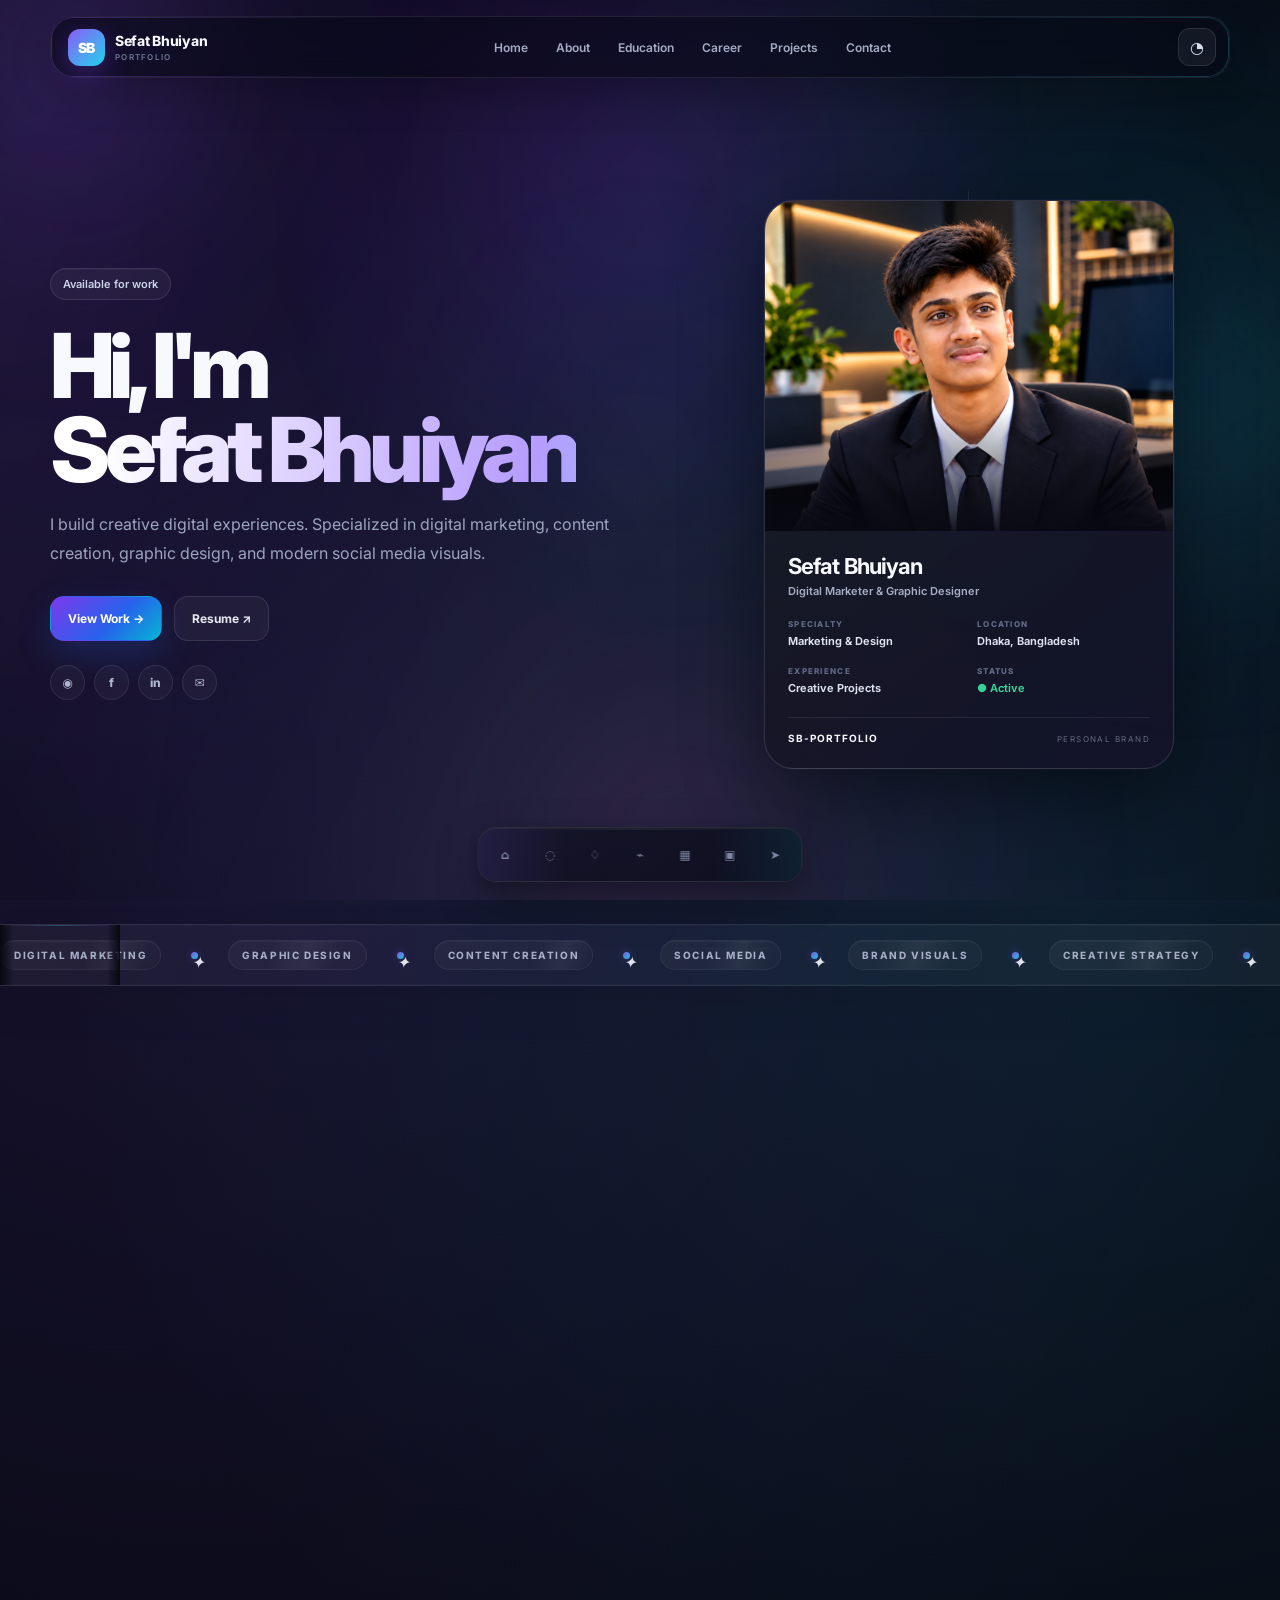
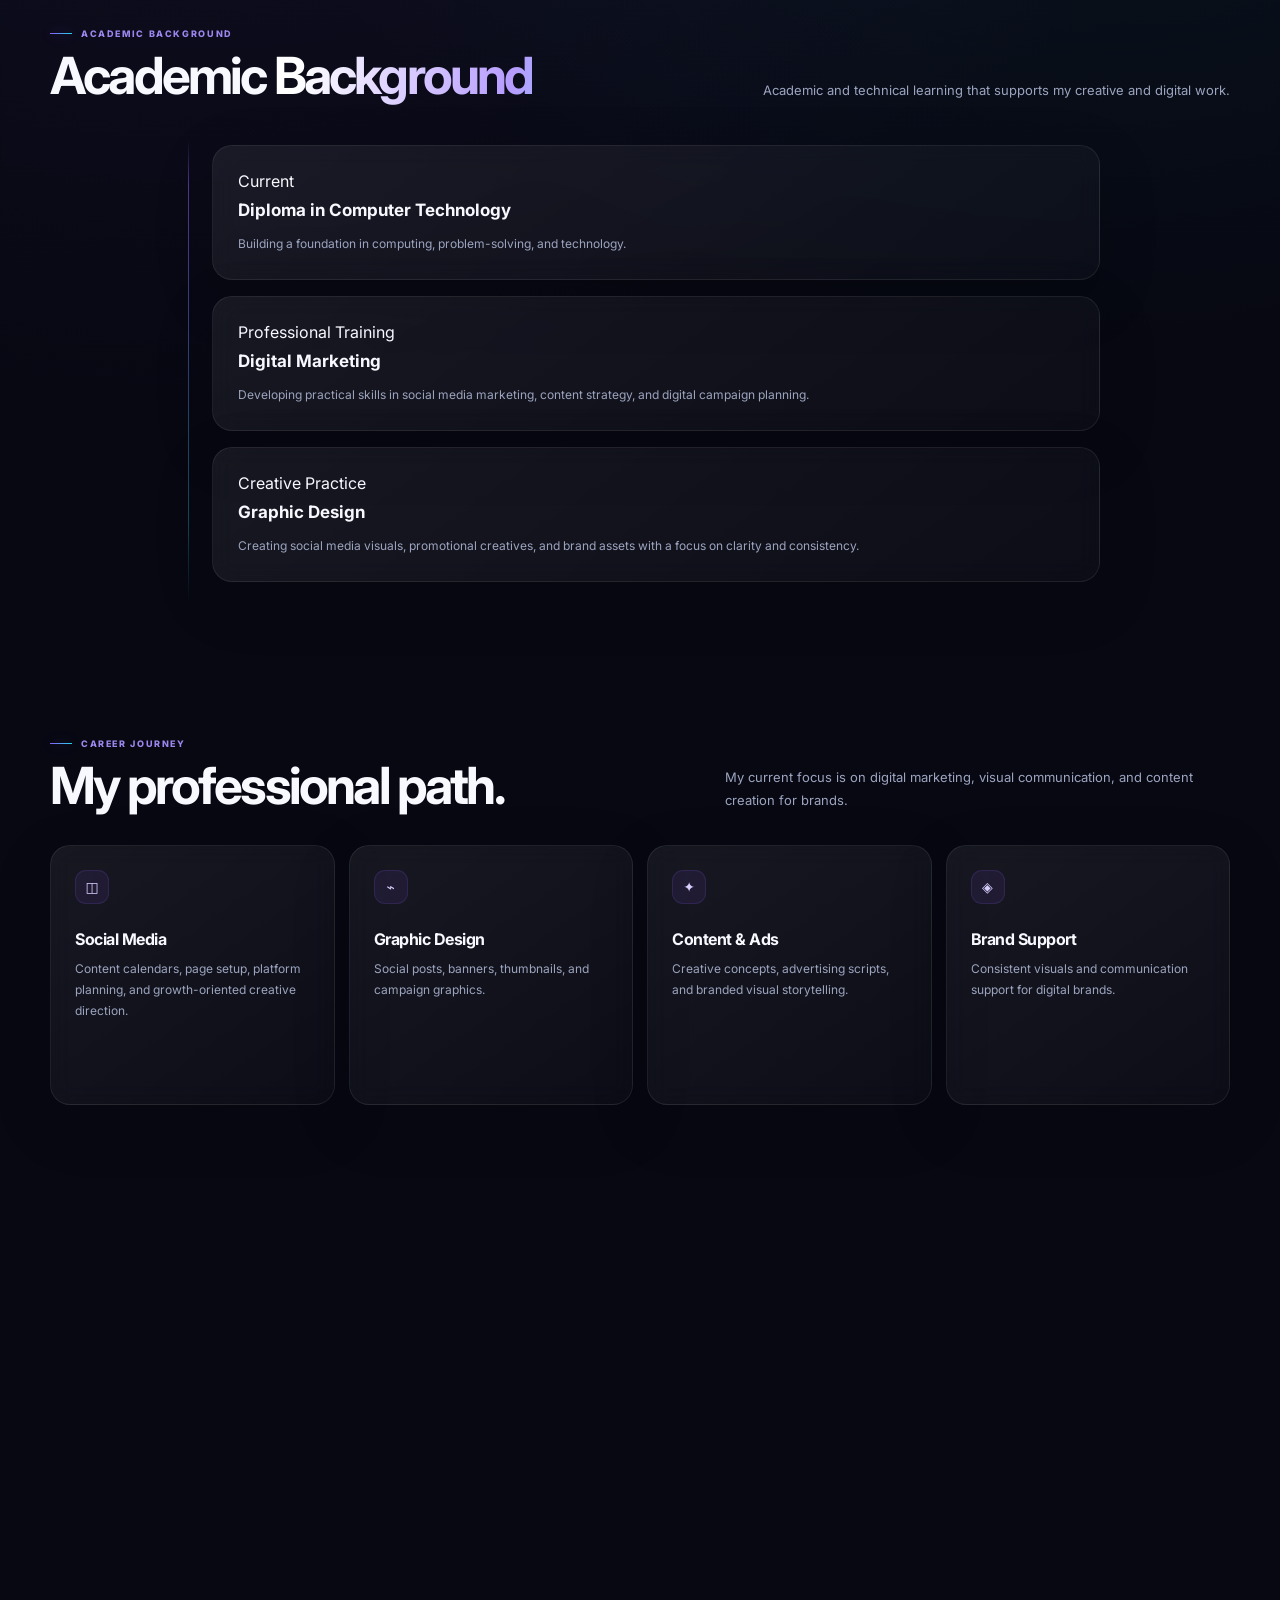
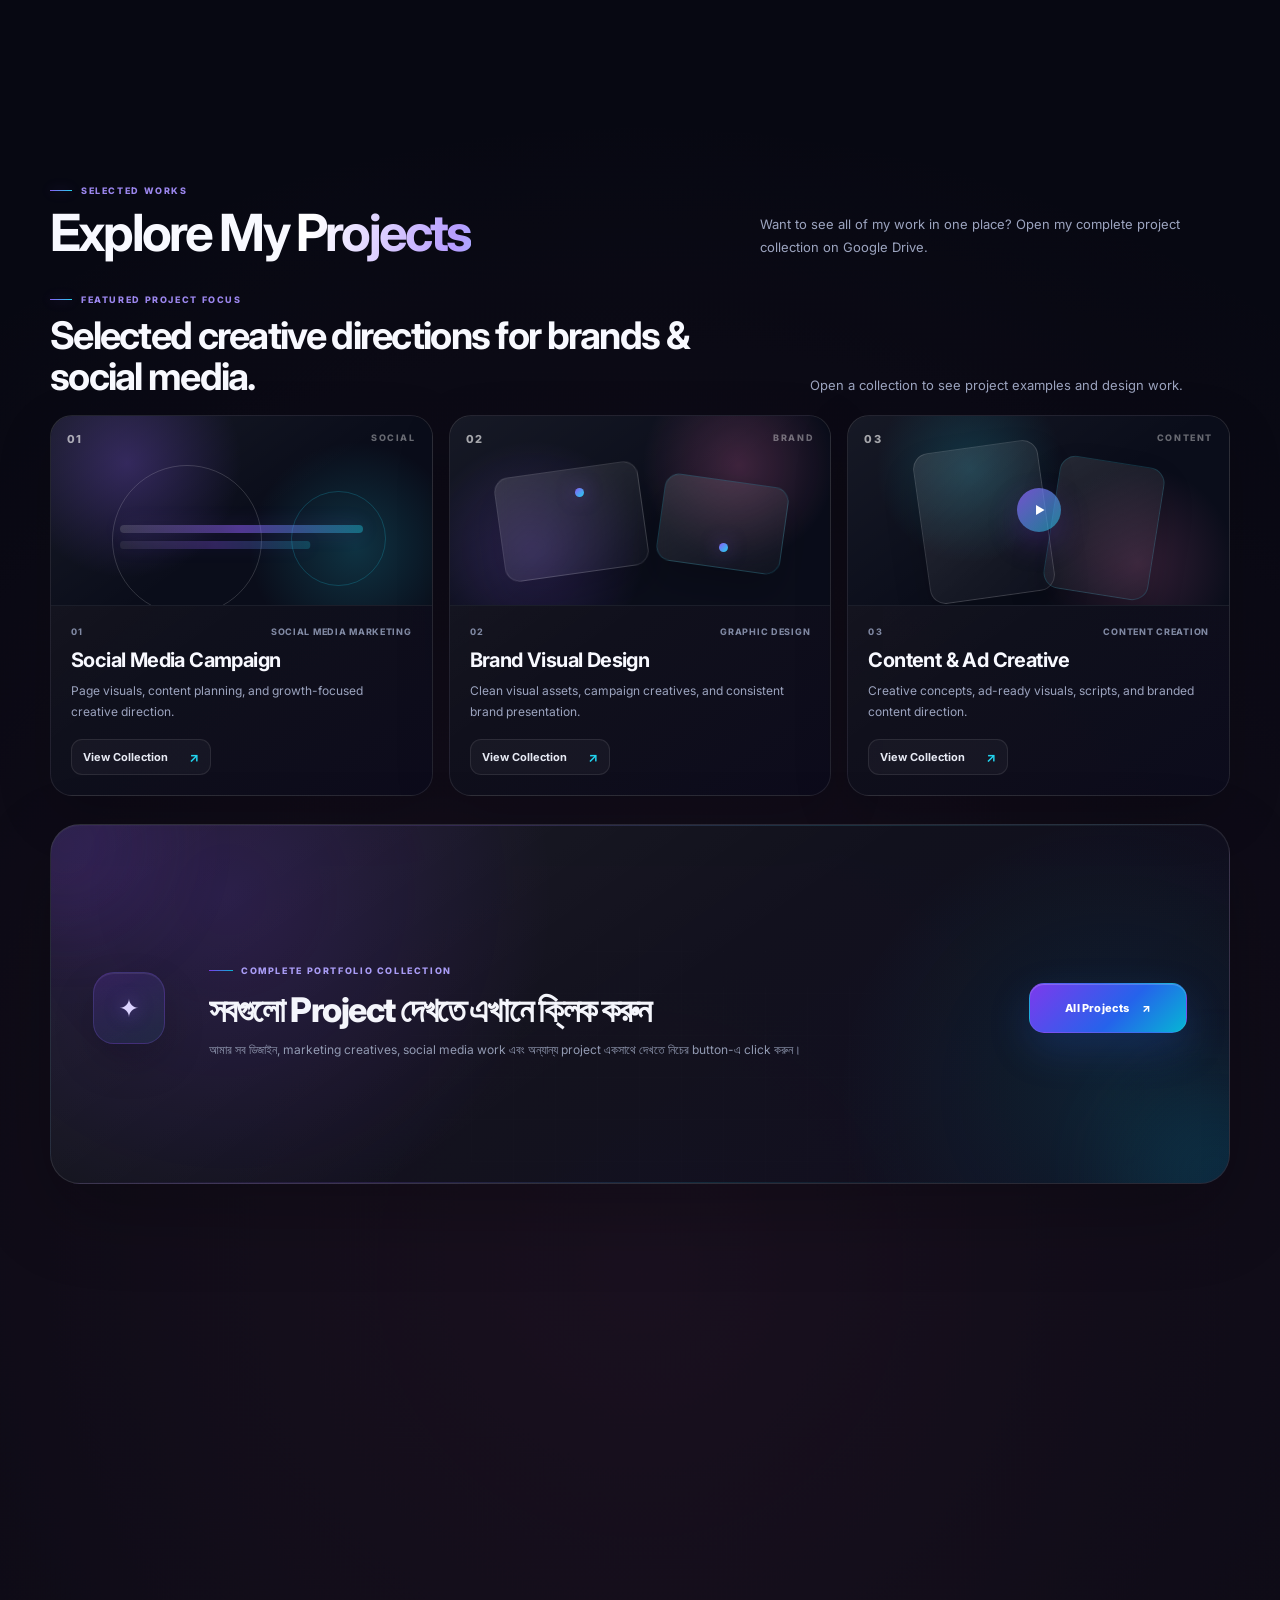
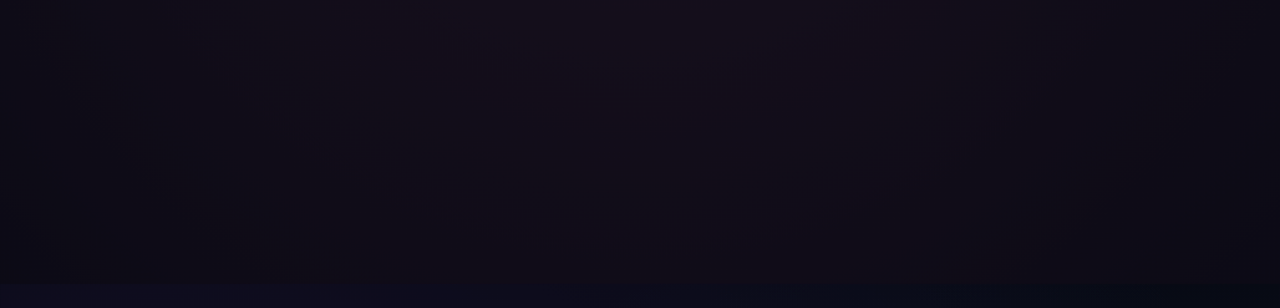
<file: index.html>
<!doctype html>
<html lang="en">
<head>
  <meta charset="UTF-8" />
  <meta name="viewport" content="width=device-width, initial-scale=1.0" />
  <meta name="theme-color" content="#070812" />
  <meta name="author" content="Sefat Bhuiyan" />
  <meta name="description" content="Personal portfolio of Sefat Bhuiyan — Digital Marketer & Graphic Designer." />
  <meta name="robots" content="index, follow" />
  <meta property="og:title" content="Sefat Bhuiyan — Portfolio" />
  <meta property="og:description" content="Digital marketing, content creation, graphic design, and social media visuals." />
  <title>Sefat Bhuiyan — Portfolio</title>
  <link rel="preconnect" href="https://fonts.googleapis.com" />
  <link rel="preconnect" href="https://fonts.gstatic.com" crossorigin />
  <link href="https://fonts.googleapis.com/css2?family=Inter:wght@400;500;600;700;800&display=swap" rel="stylesheet" />
  <link rel="stylesheet" href="css/style.css" />
</head>
<body id="top">
  <header class="topbar container">
    <a class="brand" href="#top" aria-label="Sefat Bhuiyan home">
      <span class="brand-badge">SB</span>
      <span>Sefat Bhuiyan<small>PORTFOLIO</small></span>
    </a>
    <nav class="nav" aria-label="Main navigation">
      <a href="#about">About</a><a href="#education">Education</a><a href="#career">Career</a><a href="#services">Services</a><a href="#projects">Projects</a><a href="#contact">Contact</a>
    </nav>
    <button class="theme" id="themeBtn" type="button" aria-label="Toggle theme" title="Toggle theme">◔</button>
  </header>
  <main id="main-content">
    <section class="hero container" id="home">
      <div class="hero-grid">
        <div>
          <span class="pill"><span class="dot"></span> Available for work</span>
          <h1>Hi, I'm<br /><span class="gradient">Sefat Bhuiyan</span></h1>
          <p class="lead">I build creative digital experiences. Specialized in digital marketing, content creation, graphic design, and modern social media visuals.</p>
          <div class="buttons">
            <a class="btn primary" href="#projects">View Work →</a>
            <a class="btn" id="resumeBtn" href="https://drive.google.com/file/d/1zcAhfVE7Imbd7cJfwwncvRKoE4ADYErq/view?usp=sharing" target="_blank" rel="noopener noreferrer" aria-label="Open Sefat Bhuiyan resume" title="Open Resume">Resume ↗</a>
          </div>
          <div class="socials" aria-label="Social links">
            <a href="https://wa.me/8801828157751" target="_blank" rel="noopener noreferrer" aria-label="WhatsApp" title="WhatsApp">◉</a>
            <a href="https://www.facebook.com/profile.php?id=61591445054359" target="_blank" rel="noopener noreferrer" aria-label="Facebook" title="Facebook">f</a>
            <a href="https://www.linkedin.com/in/sefat-bhuiyan" target="_blank" rel="noopener noreferrer" aria-label="LinkedIn" title="LinkedIn">in</a>
            <a href="mailto:ksefat94@gmail.com" aria-label="Email" title="Email">✉</a>
          </div>
        </div>
        <div class="hero-art">
          <div class="hanging"></div>
          <div class="id-card is-ready">
            <div class="card-top"><img class="portrait" src="assets/sefat02.png" alt="Profile portrait of Sefat Bhuiyan" loading="eager" fetchpriority="high" decoding="async" /></div>
            <div class="card-body">
              <h3>Sefat Bhuiyan</h3>
              <div class="card-role">Digital Marketer &amp; Graphic Designer</div>
              <div class="card-grid">
                <div><div class="label">SPECIALTY</div><div class="value">Marketing &amp; Design</div></div>
                <div><div class="label">LOCATION</div><div class="value">Dhaka, Bangladesh</div></div>
                <div><div class="label">EXPERIENCE</div><div class="value">Creative Projects</div></div>
                <div><div class="label">STATUS</div><div class="value status">● Active</div></div>
              </div>
              <div class="barcode"><b>SB-PORTFOLIO</b><span>PERSONAL BRAND</span></div>
            </div>
          </div>
        </div>
      </div>
    </section>
    <div class="marquee" aria-hidden="true"><div class="marquee-track" id="marqueeTrack"></div></div>
    <section class="section container" id="about">
      <div class="about-grid">
        <div class="about-copy"><div class="eyebrow">About Me</div><h2>Passionate about <span class="gradient">Digital Excellence</span></h2><p class="section-desc">I am a creative digital marketer and designer focused on building clear, engaging, and visually strong digital experiences. I blend marketing strategy, content creation, and design to help brands communicate better.</p></div>
        <div class="stats">
          <div class="stat"><div class="icon">⌁</div><b>10+</b><span>Creative Skills</span></div>
          <div class="stat"><div class="icon">⌘</div><b>50+</b><span>Projects &amp; Designs</span></div>
          <div class="stat"><div class="icon">♙</div><b>10+</b><span>Clients / Collaborations</span></div>
          <div class="stat"><div class="icon">✦</div><b>05+</b><span>Core Services</span></div>
        </div>
      </div>
    </section>
    <section class="section container" id="education">
      <div class="section-head"><div><div class="eyebrow">Education</div><h2>Learning with purpose.</h2></div><p class="section-desc">Computer Technology studies and ongoing professional learning in digital marketing and graphic design.</p></div>
      <div class="timeline">
        <article class="timeline-item"><div class="timeline-marker"></div><div class="timeline-card"><span class="timeline-date">Current</span><h3>Diploma in Computer Technology</h3><p>Building a foundation in computing, problem-solving, and technology.</p></div></article>
        <article class="timeline-item"><div class="timeline-marker"></div><div class="timeline-card"><span class="timeline-date">Professional Training</span><h3>Digital Marketing</h3><p>Developing practical skills in social media marketing, content strategy, and digital campaign planning.</p></div></article>
        <article class="timeline-item"><div class="timeline-marker"></div><div class="timeline-card"><span class="timeline-date">Creative Practice</span><h3>Graphic Design</h3><p>Creating social media visuals, promotional creatives, and brand assets with a focus on clarity and consistency.</p></div></article>
      </div>
    </section>
    <section class="section container" id="career">
      <div class="section-head"><div><div class="eyebrow">Career Journey</div><h2>Turning ideas into creative work.</h2></div><p class="section-desc">My current focus is on digital marketing, visual communication, and content creation for brands.</p></div>
      <div class="cards4">
        <article class="service"><div class="icon">◫</div><h3>Social Media</h3><p>Content calendars, page setup, platform planning, and growth-oriented creative direction.</p></article>
        <article class="service"><div class="icon">⌁</div><h3>Graphic Design</h3><p>Social posts, banners, thumbnails, and campaign graphics.</p></article>
        <article class="service"><div class="icon">✦</div><h3>Content &amp; Ads</h3><p>Creative concepts, advertising scripts, and branded visual storytelling.</p></article>
        <article class="service"><div class="icon">◈</div><h3>Brand Support</h3><p>Consistent visuals and communication support for digital brands.</p></article>
      </div>
    </section>
    <section class="section container" id="services">
      <div class="section-head"><div><div class="eyebrow">What I Do</div><h2>Creative services that move brands forward.</h2></div><p class="section-desc">Strategy, design, content, and social media support to help brands present themselves with clarity and consistency.</p></div>
      <div class="cards4">
        <article class="service"><div class="icon">◫</div><h3>Social Media Marketing</h3><p>Page setup, content planning, and growth-focused social media support.</p></article>
        <article class="service"><div class="icon">⌁</div><h3>Graphic Design</h3><p>Posts, banners, thumbnails, business creatives, and visual systems.</p></article>
        <article class="service"><div class="icon">✦</div><h3>Content Creation</h3><p>Creative concepts, ad creatives, scripts, and branded visual content.</p></article>
        <article class="service"><div class="icon">◫</div><h3>Brand Visuals</h3><p>Clean identity assets, campaign visuals, and consistent presentation.</p></article>
      </div>
    </section>
    <section class="section container" id="projects">
      <div class="section-head"><div><div class="eyebrow">Selected Works</div><h2>Explore My <span class="gradient">Projects</span></h2></div><p class="section-desc">Explore selected categories of creative work and open the collections for more details.</p></div>
      <div class="featured-projects" id="featuredProjects">
        <div class="featured-projects-head"><div><span class="eyebrow">Featured Project Focus</span><h3>Selected creative directions for brands &amp; social media.</h3></div><p>Open a collection to see project examples and design work.</p></div>
        <div class="featured-project-grid">
          <article class="featured-project-card is-visible"><div class="featured-project-preview featured-preview-1" aria-hidden="true"><span class="preview-index">01</span><span class="preview-label">SOCIAL</span><span class="preview-orbit orbit-a"></span><span class="preview-orbit orbit-b"></span><span class="preview-bar bar-a"></span><span class="preview-bar bar-b"></span></div><div class="featured-project-body"><div class="featured-project-meta"><span>01</span><span class="featured-project-category">Social Media Marketing</span></div><h4>Social Media Campaign</h4><p>Page visuals, content planning, and growth-focused creative direction.</p><a class="featured-project-link" href="https://drive.google.com/file/d/1Pnhet0Yw46Bn68PqGluOJuRoGNqUbBhj/view?usp=sharing" target="_blank" rel="noopener noreferrer"><span>View Collection</span><span aria-hidden="true">↗</span></a></div></article>
          <article class="featured-project-card is-visible"><div class="featured-project-preview featured-preview-2" aria-hidden="true"><span class="preview-index">02</span><span class="preview-label">BRAND</span><span class="preview-card card-a"></span><span class="preview-card card-b"></span><span class="preview-dot dot-a"></span><span class="preview-dot dot-b"></span></div><div class="featured-project-body"><div class="featured-project-meta"><span>02</span><span class="featured-project-category">Graphic Design</span></div><h4>Brand Visual Design</h4><p>Clean visual assets, campaign creatives, and consistent brand presentation.</p><a class="featured-project-link" href="https://drive.google.com/file/d/1Mx41R4mh6wBb_MWzTWb5ji8LdALnd33S/view?usp=sharing" target="_blank" rel="noopener noreferrer"><span>View Collection</span><span aria-hidden="true">↗</span></a></div></article>
          <article class="featured-project-card is-visible"><div class="featured-project-preview featured-preview-3" aria-hidden="true"><span class="preview-index">03</span><span class="preview-label">CONTENT</span><span class="preview-frame frame-a"></span><span class="preview-frame frame-b"></span><span class="preview-play">▶</span></div><div class="featured-project-body"><div class="featured-project-meta"><span>03</span><span class="featured-project-category">Content Creation</span></div><h4>Content &amp; Ad Creative</h4><p>Creative concepts, ad-ready visuals, scripts, and branded content direction.</p><a class="featured-project-link" href="https://drive.google.com/file/d/1SbGnlIN3IYTsNqmap2QX8vh-jUJY6Kp_/view?usp=sharing" target="_blank" rel="noopener noreferrer"><span>View Collection</span><span aria-hidden="true">↗</span></a></div></article>
        </div>
      </div>
      <div class="all-projects-card is-visible">
        <span class="all-projects-orb orb-left" aria-hidden="true"></span><span class="all-projects-orb orb-right" aria-hidden="true"></span><span class="all-projects-grid" aria-hidden="true"></span><span class="all-projects-beam" aria-hidden="true"></span>
        <div class="all-projects-icon" aria-hidden="true"><span>✦</span></div>
        <div class="all-projects-copy"><span class="all-projects-kicker">Complete Portfolio Collection</span><h3>সবগুলো Project দেখতে এখানে ক্লিক করুন</h3><p>আমার সব ডিজাইন, marketing creatives, social media work এবং অন্যান্য project একসাথে দেখতে নিচের button-এ click করুন।</p></div>
        <a class="all-projects-btn" href="https://drive.google.com/drive/folders/1Pnhet0Yw46Bn68PqGluOJuRoGNqUbBhj?usp=sharing" target="_blank" rel="noopener noreferrer"><span>All Projects</span><span aria-hidden="true">↗</span></a>
      </div>
    </section>
    <section class="section container" id="contact">
      <div class="section-head"><div><div class="eyebrow">Let's Connect</div><h2>Have a project in mind?</h2></div><p class="section-desc">Reach out to discuss social media marketing, graphic design, or content creation.</p></div>
      <div class="contact-grid"><div class="contact-card"><h3>Contact Sefat</h3><p class="section-desc">Available for creative projects and collaborations.</p><div class="socials"><a href="https://wa.me/8801828157751" target="_blank" rel="noopener noreferrer">WhatsApp</a><a href="https://www.linkedin.com/in/sefat-bhuiyan" target="_blank" rel="noopener noreferrer">LinkedIn</a><a href="mailto:ksefat94@gmail.com">Email</a></div></div></div>
    </section>
  </main>
  <footer class="container"><div class="footer-grid"><div><a class="brand" href="#top"><span class="brand-badge">SB</span><span>Sefat Bhuiyan<small>PORTFOLIO</small></span></a><p>Digital Marketer &amp; Graphic Designer · Dhaka, Bangladesh</p></div><div class="copyright">© 2026 Sefat Bhuiyan. Crafted with ♥</div></div></footer>
  <nav class="quicknav" aria-label="Quick navigation"><a href="#home" title="Home" aria-label="Home">⌂</a><a href="#about" title="About" aria-label="About">◌</a><a href="#education" title="Education" aria-label="Education">♢</a><a href="#career" title="Career" aria-label="Career">⌁</a><a href="#services" title="Services" aria-label="Services">▦</a><a href="#projects" title="Projects" aria-label="Projects">▣</a><a href="#contact" title="Contact" aria-label="Contact">➤</a></nav>
  <script src="js/script.js" defer></script>
</body>
</html>
</file>
<file: css/style.css>
/* =========================================================
   SEFAT BHUIYAN — PORTFOLIO
   Premium motion-first stylesheet
   Works with the supplied index.html without changing markup
   ========================================================= */

:root {
  --bg: #070812;
  --bg-soft: #0c0f1d;
  --surface: rgba(255, 255, 255, 0.055);
  --surface-2: rgba(255, 255, 255, 0.085);
  --surface-3: rgba(255, 255, 255, 0.11);
  --text: #f8f9ff;
  --muted: #9ca4bf;
  --muted-2: #737b96;
  --line: rgba(255, 255, 255, 0.095);
  --line-strong: rgba(255, 255, 255, 0.16);
  --purple: #8b5cf6;
  --violet: #a78bfa;
  --cyan: #22d3ee;
  --pink: #f472b6;
  --green: #34d399;
  --yellow: #facc15;
  --shadow: 0 24px 80px rgba(0, 0, 0, 0.45);
  --radius-lg: 28px;
  --radius-md: 20px;
  --radius-sm: 14px;
  --container: 1180px;
  --mx: 50%;
  --my: 20%;
}

html {
  scroll-behavior: smooth;
  scroll-padding-top: 100px;
}

* {
  box-sizing: border-box;
}

body {
  margin: 0;
  min-height: 100vh;
  overflow-x: hidden;
  color: var(--text);
  background:
    radial-gradient(circle at 15% 15%, rgba(139, 92, 246, 0.13), transparent 28%),
    radial-gradient(circle at 85% 18%, rgba(34, 211, 238, 0.10), transparent 24%),
    radial-gradient(circle at 50% 88%, rgba(244, 114, 182, 0.08), transparent 26%),
    var(--bg);
  font-family: Inter, system-ui, -apple-system, BlinkMacSystemFont, "Segoe UI", sans-serif;
  text-rendering: optimizeLegibility;
  -webkit-font-smoothing: antialiased;
}

body::before {
  content: "";
  position: fixed;
  inset: 0;
  z-index: -3;
  pointer-events: none;
  background:
    linear-gradient(115deg, rgba(255,255,255,0.025), transparent 25%, rgba(255,255,255,0.02) 50%, transparent 78%),
    radial-gradient(700px circle at var(--mx) var(--my), rgba(124, 58, 237, 0.10), transparent 55%);
  transition: background 0.25s ease-out;
}

body::after {
  content: "";
  position: fixed;
  inset: 0;
  z-index: -2;
  pointer-events: none;
  opacity: 0.22;
  background-image:
    linear-gradient(rgba(255,255,255,0.035) 1px, transparent 1px),
    linear-gradient(90deg, rgba(255,255,255,0.035) 1px, transparent 1px);
  background-size: 58px 58px;
  mask-image: linear-gradient(to bottom, rgba(0,0,0,1), rgba(0,0,0,0.18));
}

::selection {
  color: #fff;
  background: rgba(139, 92, 246, 0.55);
}

a {
  color: inherit;
  text-decoration: none;
}

button,
input,
textarea {
  font: inherit;
}

img {
  max-width: 100%;
  display: block;
}

.container {
  width: min(calc(100% - 48px), var(--container));
  margin-inline: auto;
}

/* ---------- Ambient effects ---------- */
#ambientCanvas {
  position: fixed;
  inset: 0;
  width: 100%;
  height: 100%;
  z-index: -1;
  pointer-events: none;
  opacity: 0.85;
}

.ambient-orb {
  position: fixed;
  width: 340px;
  height: 340px;
  border-radius: 50%;
  pointer-events: none;
  z-index: -1;
  filter: blur(54px);
  opacity: 0.18;
  mix-blend-mode: screen;
  animation: orbFloat 14s ease-in-out infinite alternate;
}

.ambient-orb.one {
  top: 6%;
  left: -7%;
  background: #7c3aed;
}

.ambient-orb.two {
  top: 35%;
  right: -8%;
  width: 300px;
  height: 300px;
  background: #06b6d4;
  animation-delay: -4s;
}

.ambient-orb.three {
  bottom: -12%;
  left: 42%;
  width: 380px;
  height: 380px;
  background: #db2777;
  animation-delay: -8s;
}

@keyframes orbFloat {
  from { transform: translate3d(0, 0, 0) scale(1); }
  to { transform: translate3d(35px, -28px, 0) scale(1.08); }
}

/* ---------- Scroll progress ---------- */
#scrollProgress {
  position: fixed;
  inset: 0 auto auto 0;
  width: 0;
  height: 3px;
  z-index: 10050;
  background: linear-gradient(90deg, var(--purple), var(--cyan), var(--pink));
  box-shadow: 0 0 18px rgba(139, 92, 246, 0.75);
}

/* ---------- Intro loader ---------- */
#siteLoader {
  position: fixed;
  inset: 0;
  z-index: 10000;
  display: grid;
  place-items: center;
  background:
    radial-gradient(circle at center, rgba(139,92,246,.13), transparent 34%),
    #050610;
  transition: opacity 0.7s ease, visibility 0.7s ease;
}

#siteLoader.loaded {
  opacity: 0;
  visibility: hidden;
  pointer-events: none;
}

.loader-shell {
  width: min(88vw, 430px);
  text-align: center;
}

.loader-mark {
  position: relative;
  width: 82px;
  height: 82px;
  margin: 0 auto 22px;
  display: grid;
  place-items: center;
  border: 1px solid rgba(255,255,255,.12);
  border-radius: 24px;
  background: linear-gradient(145deg, rgba(255,255,255,.11), rgba(255,255,255,.025));
  box-shadow: 0 0 0 1px rgba(139,92,246,.07), 0 20px 60px rgba(0,0,0,.5);
  overflow: visible;
}

.loader-mark::before,
.loader-mark::after {
  content: "";
  position: absolute;
  inset: -9px;
  border-radius: 30px;
  border: 1px solid rgba(139, 92, 246, 0.22);
  animation: loaderRing 2.2s linear infinite;
}

.loader-mark::after {
  inset: -18px;
  border-color: rgba(34, 211, 238, 0.11);
  animation-direction: reverse;
  animation-duration: 3.2s;
}

.loader-mark span {
  font-size: 24px;
  font-weight: 800;
  letter-spacing: -0.05em;
  background: linear-gradient(135deg, #fff, #b9a6ff 50%, #63e8ff);
  -webkit-background-clip: text;
  background-clip: text;
  color: transparent;
}

@keyframes loaderRing {
  from { transform: rotate(0deg) scale(1); }
  to { transform: rotate(360deg) scale(1.04); }
}

.loader-title {
  margin: 0;
  font-size: clamp(20px, 3vw, 28px);
  letter-spacing: -0.03em;
}

.loader-subtitle {
  margin: 8px 0 20px;
  color: var(--muted);
  font-size: 13px;
}

.loader-bar {
  width: 100%;
  height: 4px;
  border-radius: 999px;
  overflow: hidden;
  background: rgba(255,255,255,.08);
}

.loader-bar span {
  display: block;
  width: 0;
  height: 100%;
  border-radius: inherit;
  background: linear-gradient(90deg, var(--purple), var(--cyan));
  box-shadow: 0 0 18px rgba(139,92,246,.6);
  animation: loadProgress 1.8s cubic-bezier(.25,.9,.25,1) forwards;
}

.loader-percent {
  display: block;
  margin-top: 10px;
  color: #aeb6d2;
  font-size: 11px;
  letter-spacing: .18em;
}

@keyframes loadProgress {
  0% { width: 0%; }
  65% { width: 72%; }
  100% { width: 100%; }
}

/* ---------- Custom cursor ---------- */
.cursor {
  position: fixed;
  left: 0;
  top: 0;
  width: 13px;
  height: 13px;
  z-index: 11000;
  border-radius: 50%;
  pointer-events: none;
  transform: translate3d(-100px,-100px,0);
  background: #fff;
  box-shadow: 0 0 22px rgba(139,92,246,.8), 0 0 45px rgba(34,211,238,.25);
  mix-blend-mode: screen;
  transition: width .18s ease, height .18s ease, border-radius .18s ease, opacity .18s ease;
}

.cursor.is-link {
  width: 40px;
  height: 40px;
  opacity: .65;
  background: rgba(255,255,255,.07);
  border: 1px solid rgba(255,255,255,.35);
  box-shadow: 0 0 28px rgba(139,92,246,.28);
}

.cursor-trail {
  position: fixed;
  width: 6px;
  height: 6px;
  border-radius: 50%;
  pointer-events: none;
  z-index: 10999;
  background: rgba(139,92,246,.55);
  filter: blur(.4px);
  transform: translate3d(-100px,-100px,0);
}

@media (pointer: coarse) {
  .cursor,
  .cursor-trail { display: none !important; }
}

/* ---------- Header ---------- */
.topbar {
  position: sticky;
  top: 16px;
  z-index: 900;
  width: min(calc(100% - 32px), 1180px);
  margin: 16px auto 0;
  padding: 11px 13px 11px 17px;
  display: flex;
  align-items: center;
  justify-content: space-between;
  gap: 18px;
  border: 1px solid rgba(255,255,255,.09);
  border-radius: 22px;
  background: rgba(8, 10, 21, 0.65);
  backdrop-filter: blur(18px) saturate(135%);
  -webkit-backdrop-filter: blur(18px) saturate(135%);
  box-shadow: 0 15px 40px rgba(0,0,0,.2);
}

.topbar::before {
  content: "";
  position: absolute;
  inset: 0;
  border-radius: inherit;
  padding: 1px;
  background: linear-gradient(100deg, rgba(139,92,246,.34), transparent 30%, transparent 70%, rgba(34,211,238,.24));
  -webkit-mask: linear-gradient(#000 0 0) content-box, linear-gradient(#000 0 0);
  -webkit-mask-composite: xor;
  mask-composite: exclude;
  pointer-events: none;
}

.brand {
  display: inline-flex;
  align-items: center;
  gap: 10px;
  min-width: max-content;
  font-size: 14px;
  font-weight: 750;
  letter-spacing: -0.02em;
}

.brand small {
  display: block;
  margin-top: 3px;
  color: #707997;
  font-size: 8px;
  font-weight: 600;
  letter-spacing: .16em;
}

.brand-badge {
  width: 37px;
  height: 37px;
  display: grid;
  place-items: center;
  border-radius: 12px;
  background: linear-gradient(135deg, #8b5cf6, #22d3ee);
  color: #fff;
  font-weight: 900;
  box-shadow: 0 8px 26px rgba(124,58,237,.35);
}

.nav {
  display: flex;
  align-items: center;
  justify-content: center;
  gap: 4px;
}

.nav a {
  position: relative;
  padding: 10px 12px;
  color: #a5acc4;
  font-size: 12px;
  font-weight: 600;
  border-radius: 12px;
  transition: color .25s ease, background .25s ease, transform .25s ease;
}

.nav a::after {
  content: "";
  position: absolute;
  left: 50%;
  bottom: 6px;
  width: 4px;
  height: 4px;
  border-radius: 50%;
  background: linear-gradient(135deg, var(--purple), var(--cyan));
  transform: translateX(-50%) scale(0);
  transition: transform .25s ease;
}

.nav a:hover,
.nav a.active {
  color: #fff;
  background: rgba(255,255,255,.055);
  transform: translateY(-1px);
}

.nav a.active::after,
.nav a:hover::after { transform: translateX(-50%) scale(1); }

.theme {
  width: 38px;
  height: 38px;
  flex: 0 0 auto;
  border: 1px solid rgba(255,255,255,.10);
  border-radius: 12px;
  color: #d9dded;
  background: rgba(255,255,255,.055);
  cursor: pointer;
  transition: .25s ease;
}

.theme:hover {
  transform: rotate(10deg) translateY(-1px);
  background: rgba(255,255,255,.10);
}

/* ---------- Main sections ---------- */
main {
  position: relative;
  isolation: isolate;
}

section {
  position: relative;
}

.section {
  padding-top: 108px;
  padding-bottom: 12px;
}

.hero {
  min-height: calc(100vh - 80px);
  padding-top: 92px;
  padding-bottom: 100px;
  display: flex;
  align-items: center;
}

.hero-grid {
  width: 100%;
  display: grid;
  grid-template-columns: 1.06fr .94fr;
  gap: 70px;
  align-items: center;
}

.hero-grid > div:first-child {
  animation: heroIn .9s cubic-bezier(.16,1,.3,1) .1s both;
}

@keyframes heroIn {
  from { opacity: 0; transform: translateY(26px); }
  to { opacity: 1; transform: translateY(0); }
}

.pill {
  display: inline-flex;
  align-items: center;
  gap: 9px;
  padding: 8px 12px;
  border: 1px solid rgba(255,255,255,.10);
  border-radius: 999px;
  color: #cbd2e6;
  background: rgba(255,255,255,.045);
  font-size: 11px;
  font-weight: 600;
  box-shadow: inset 0 1px 0 rgba(255,255,255,.03);
}

.pill .dot {
  width: 7px;
  height: 7px;
  border-radius: 50%;
  background: var(--green);
  box-shadow: 0 0 12px rgba(52,211,153,.8);
  animation: liveDot 1.8s ease-in-out infinite;
}

@keyframes liveDot {
  0%,100% { transform: scale(1); opacity: 1; }
  50% { transform: scale(.72); opacity: .5; }
}

.hero h1 {
  margin: 24px 0 18px;
  max-width: 720px;
  font-size: clamp(54px, 7vw, 94px);
  line-height: .94;
  letter-spacing: -0.065em;
  font-weight: 850;
}

.gradient {
  color: transparent;
  background: linear-gradient(100deg, #fff 5%, #b69cff 42%, #69efff 75%, #ff9bd1 100%);
  -webkit-background-clip: text;
  background-clip: text;
  background-size: 220% auto;
  animation: gradientShift 7s ease-in-out infinite alternate;
}

@keyframes gradientShift {
  from { background-position: 0% center; }
  to { background-position: 100% center; }
}

.lead {
  max-width: 640px;
  margin: 0;
  color: var(--muted);
  font-size: 16px;
  line-height: 1.8;
}

.buttons {
  display: flex;
  gap: 12px;
  margin-top: 28px;
  flex-wrap: wrap;
}

.btn {
  position: relative;
  min-height: 45px;
  padding: 0 17px;
  display: inline-flex;
  align-items: center;
  justify-content: center;
  gap: 8px;
  border: 1px solid rgba(255,255,255,.10);
  border-radius: 14px;
  color: #e7eaf4;
  background: rgba(255,255,255,.045);
  font-size: 12px;
  font-weight: 700;
  overflow: hidden;
  isolation: isolate;
  transition: transform .25s ease, border-color .25s ease, background .25s ease, box-shadow .25s ease;
}

.btn::before {
  content: "";
  position: absolute;
  inset: -80% 25% -80% -55%;
  z-index: -1;
  background: radial-gradient(circle, rgba(255,255,255,.24), transparent 62%);
  transform: translateX(-60%) rotate(18deg);
  transition: transform .65s cubic-bezier(.16,1,.3,1);
}

.btn:hover {
  transform: translateY(-3px);
  border-color: rgba(139,92,246,.35);
  background: rgba(255,255,255,.08);
  box-shadow: 0 16px 32px rgba(0,0,0,.22);
}

.btn:hover::before { transform: translateX(115%) rotate(18deg); }

.btn.primary {
  border-color: transparent;
  background: linear-gradient(135deg, #7c3aed, #2563eb 58%, #06b6d4);
  color: white;
  box-shadow: 0 13px 34px rgba(37,99,235,.22);
}

.btn.primary:hover {
  box-shadow: 0 18px 42px rgba(37,99,235,.32);
}

.socials {
  display: flex;
  gap: 9px;
  margin-top: 24px;
}

.socials a {
  width: 35px;
  height: 35px;
  display: grid;
  place-items: center;
  border: 1px solid rgba(255,255,255,.085);
  border-radius: 50%;
  color: #aeb7d1;
  background: rgba(255,255,255,.035);
  font-size: 12px;
  font-weight: 800;
  transition: transform .25s ease, color .25s ease, border-color .25s ease, background .25s ease;
}

.socials a:hover {
  color: white;
  transform: translateY(-3px) rotate(-6deg);
  border-color: rgba(139,92,246,.34);
  background: rgba(139,92,246,.11);
}

.hero-art {
  position: relative;
  min-height: 590px;
  display: grid;
  place-items: center;
  perspective: 1200px;
  animation: artIn 1s cubic-bezier(.16,1,.3,1) .24s both;
}

@keyframes artIn {
  from { opacity: 0; transform: translate3d(30px, 18px, 0) scale(.97); }
  to { opacity: 1; transform: translate3d(0,0,0) scale(1); }
}

.hero-art::before {
  content: "";
  position: absolute;
  width: 72%;
  aspect-ratio: 1;
  border-radius: 50%;
  background: radial-gradient(circle, rgba(139,92,246,.18), rgba(34,211,238,.05) 48%, transparent 70%);
  filter: blur(12px);
  animation: heroGlow 6s ease-in-out infinite alternate;
}

@keyframes heroGlow {
  from { transform: scale(.92) rotate(0deg); opacity: .8; }
  to { transform: scale(1.07) rotate(8deg); opacity: 1; }
}

.float-chip {
  position: absolute;
  top: 58px;
  right: 4px;
  padding: 11px 14px;
  border: 1px solid rgba(255,255,255,.09);
  border-radius: 14px;
  background: rgba(16,17,31,.72);
  backdrop-filter: blur(12px);
  color: #cbd3e8;
  font-size: 10px;
  font-weight: 650;
  box-shadow: 0 15px 40px rgba(0,0,0,.24);
  animation: chipFloat 4.5s ease-in-out infinite;
}

@keyframes chipFloat {
  0%,100% { transform: translateY(0) rotate(0deg); }
  50% { transform: translateY(-12px) rotate(1.2deg); }
}

.hanging {
  position: absolute;
  top: 0;
  width: 1px;
  height: 138px;
  background: linear-gradient(to bottom, rgba(255,255,255,.05), rgba(255,255,255,.3), transparent);
}

.hanging::after {
  content: "";
  position: absolute;
  left: 50%;
  bottom: 26px;
  width: 9px;
  height: 9px;
  border-radius: 50%;
  transform: translateX(-50%);
  background: #fff;
  box-shadow: 0 0 18px rgba(255,255,255,.55);
}

.id-card {

  position: relative;
  z-index: 2;

  width: min(100%, 410px);

  border-radius: 30px;

  border: 1px solid rgba(255,255,255,.12);

  overflow: hidden;

  background:
    linear-gradient(
      145deg,
      rgba(255,255,255,.11),
      rgba(255,255,255,.035) 42%,
      rgba(139,92,246,.06)
    ),
    rgba(12,14,27,.88);

  box-shadow:
    var(--shadow),
    0 0 0 1px rgba(139,92,246,.05);

  transform-style: preserve-3d;

  backface-visibility: hidden;

  will-change: transform, opacity, filter;

  transition:
    transform .2s ease,
    box-shadow .3s ease;

}
@keyframes cardEntrance {

  0% {

    opacity: 0;

    filter: blur(10px);

    transform:
      translate3d(75px, 38px, -120px)
      scale(.82)
      rotateY(-17deg)
      rotateX(5deg);

    box-shadow:
      0 8px 25px rgba(0,0,0,.08),
      0 0 0 1px rgba(139,92,246,0);

  }

  32% {

    opacity: .78;

  }

  58% {

    opacity: 1;

    filter: blur(2px);

    transform:
      translate3d(-7px, -5px, 18px)
      scale(1.025)
      rotateY(2.2deg)
      rotateX(-.8deg);

  }

  78% {

    filter: blur(0);

    transform:
      translate3d(2px, 1px, 6px)
      scale(.995)
      rotateY(-.7deg)
      rotateX(.25deg);

  }

  100% {

    opacity: 1;

    filter: blur(0);

    transform:
      translate3d(0, 0, 0)
      scale(1)
      rotateY(0deg)
      rotateX(0deg);

    box-shadow:
      var(--shadow),
      0 0 0 1px rgba(139,92,246,.05);

  }

}
.id-card::before {

  content: "";

  position: absolute;

  inset: 0;

  z-index: 5;

  pointer-events: none;

  background:
    linear-gradient(
      120deg,
      transparent 22%,
      rgba(255,255,255,.075) 42%,
      rgba(255,255,255,.16) 50%,
      transparent 62%
    );

  transform:
    translateX(-140%);

  opacity: 0;

}

.id-card.is-ready::before {

  animation:
    cardLightSweep
    1.15s
    cubic-bezier(.16,1,.3,1)
    .72s
    both;

}

.id-card:hover::before {

  opacity: 1;

  transform:
    translateX(120%);

  transition:
    transform .85s cubic-bezier(.16,1,.3,1);

}

@keyframes cardLightSweep {

  0% {

    opacity: 0;

    transform:
      translateX(-140%);

  }

  15% {

    opacity: .85;

  }

  70% {

    opacity: .5;

  }

  100% {

    opacity: 0;

    transform:
      translateX(140%);

  }

}

.card-top {
  position: relative;
  height: 330px;
  background: linear-gradient(160deg, rgba(139,92,246,.18), rgba(34,211,238,.07));
  overflow: hidden;
}

.card-top::after {
  content: "";
  position: absolute;
  inset: auto 0 0;
  height: 36%;
  background: linear-gradient(to top, rgba(8,9,18,.94), transparent);
}

.portrait {

  width: 100%;
  height: 100%;

  object-fit: cover;
  object-position: center;

  filter: saturate(1.02) contrast(1.03);

  transform: scale(1.045);

  will-change: transform, opacity, filter;

  transition:
    transform .8s cubic-bezier(.16,1,.3,1),
    filter .35s ease;

}

.id-card.is-ready .portrait {

  animation:
    portraitReveal
    .95s
    cubic-bezier(.16,1,.3,1)
    .35s
    both;

}

@keyframes portraitReveal {

  from {

    opacity: .35;

    filter:
      saturate(.88)
      contrast(.96)
      blur(2px);

    transform:
      scale(1.09);

  }

  to {

    opacity: 1;

    filter:
      saturate(1.02)
      contrast(1.03)
      blur(0);

    transform:
      scale(1);

  }

}

.id-card:hover .portrait {
  transform: scale(1.04);
  filter: saturate(1.08) contrast(1.05);
}

.card-body {
  position: relative;
  padding: 22px 23px 24px;
}

.card-body h3 {
  margin: 0;
  font-size: 22px;
  letter-spacing: -.04em;
}
.id-card.is-ready .card-body {

  animation:
    cardBodyReveal
    .75s
    cubic-bezier(.16,1,.3,1)
    .52s
    both;

}

@keyframes cardBodyReveal {

  from {

    opacity: 0;

    transform:
      translateY(14px);

  }

  to {

    opacity: 1;

    transform:
      translateY(0);

  }

}
.card-role {
  margin-top: 5px;
  color: #a7aec6;
  font-size: 11px;
  font-weight: 600;
}

.card-grid {
  margin-top: 21px;
  display: grid;
  grid-template-columns: 1fr 1fr;
  gap: 18px 16px;
}

.label {
  color: #626b86;
  font-size: 8px;
  font-weight: 800;
  letter-spacing: .16em;
}

.value {
  margin-top: 5px;
  color: #dfe4f2;
  font-size: 11px;
  font-weight: 650;
}

.value.status { color: var(--green); }

.barcode {
  margin-top: 22px;
  padding-top: 14px;
  border-top: 1px solid rgba(255,255,255,.08);
  display: flex;
  align-items: baseline;
  justify-content: space-between;
  gap: 12px;
}

.barcode b {
  font-size: 10px;
  letter-spacing: .1em;
}

.barcode span {
  color: #646d86;
  font-size: 8px;
  letter-spacing: .18em;
}

/* ---------- Marquee ---------- */
.marquee {
  position: relative;
  width: 100%;
  margin: 20px 0 22px;
  padding: 13px 0;
  border-top: 1px solid rgba(255,255,255,.06);
  border-bottom: 1px solid rgba(255,255,255,.06);
  overflow: hidden;
  background: rgba(255,255,255,.018);
}

.marquee::before,
.marquee::after {
  content: "";
  position: absolute;
  top: 0;
  bottom: 0;
  width: 120px;
  z-index: 2;
  pointer-events: none;
}

.marquee::before { left: 0; background: linear-gradient(90deg, var(--bg), transparent); }
.marquee::after { right: 0; background: linear-gradient(270deg, var(--bg), transparent); }

.marquee-track {
  width: max-content;
  display: flex;
  align-items: center;
  gap: 36px;
  animation: marquee 24s linear infinite;
}

.marquee-track span {
  display: inline-flex;
  align-items: center;
  gap: 36px;
  color: #7f88a4;
  font-size: 10px;
  font-weight: 700;
  letter-spacing: .16em;
  text-transform: uppercase;
  white-space: nowrap;
}

.marquee-track i {
  width: 5px;
  height: 5px;
  border-radius: 50%;
  background: linear-gradient(135deg, var(--purple), var(--cyan));
  box-shadow: 0 0 12px rgba(139,92,246,.65);
}

@keyframes marquee {
  to { transform: translateX(-50%); }
}

/* ---------- Section headings ---------- */
.section-head {
  display: flex;
  align-items: flex-end;
  justify-content: space-between;
  gap: 30px;
  margin-bottom: 32px;
}

.eyebrow {
  display: inline-flex;
  align-items: center;
  gap: 9px;
  color: #9b86ed;
  font-size: 9px;
  font-weight: 800;
  letter-spacing: .18em;
  text-transform: uppercase;
}

.eyebrow::before {
  content: "";
  width: 22px;
  height: 1px;
  background: linear-gradient(90deg, var(--purple), var(--cyan));
  box-shadow: 0 0 12px rgba(139,92,246,.45);
}

h2 {
  margin: 10px 0 0;
  font-size: clamp(30px, 4vw, 52px);
  line-height: 1.05;
  letter-spacing: -.055em;
}

.section-desc {
  max-width: 505px;
  margin: 0;
  color: var(--muted);
  font-size: 13px;
  line-height: 1.8;
}

/* ---------- Reveal animation ---------- */
.reveal-ready {
  opacity: 0;
  transform: translateY(26px) scale(.985);
  transition: opacity .8s cubic-bezier(.16,1,.3,1), transform .8s cubic-bezier(.16,1,.3,1);
}

.reveal-ready.in-view {
  opacity: 1;
  transform: translateY(0) scale(1);
}

/* ---------- About ---------- */
.about-grid {
  display: grid;
  grid-template-columns: .95fr 1.05fr;
  gap: 28px;
  align-items: stretch;
}

.about-copy,
.stats,
.service,
.project,
.timeline-card,
.edu-card,
.skill-card,
.testimonial,
.contact {
  border: 1px solid rgba(255,255,255,.075);
  background: linear-gradient(145deg, rgba(255,255,255,.065), rgba(255,255,255,.024));
  box-shadow: 0 18px 60px rgba(0,0,0,.16);
  backdrop-filter: blur(12px);
  -webkit-backdrop-filter: blur(12px);
}

.about-copy {
  padding: 38px;
  border-radius: var(--radius-lg);
}

.about-copy h2 { max-width: 600px; }

.about-copy .section-desc {
  margin-top: 20px;
  max-width: 610px;
}

.stats {
  padding: 16px;
  border-radius: var(--radius-lg);
  display: grid;
  grid-template-columns: 1fr 1fr;
  gap: 12px;
}

.stat {
  min-height: 165px;
  padding: 22px;
  border-radius: 20px;
  border: 1px solid rgba(255,255,255,.055);
  background: rgba(0,0,0,.12);
  transition: transform .3s ease, background .3s ease, border-color .3s ease;
}

.stat:hover {
  transform: translateY(-5px);
  background: rgba(139,92,246,.08);
  border-color: rgba(139,92,246,.18);
}

.icon {
  width: 34px;
  height: 34px;
  display: grid;
  place-items: center;
  border: 1px solid rgba(139,92,246,.15);
  border-radius: 11px;
  color: #d9cfff;
  background: rgba(139,92,246,.09);
  font-size: 14px;
}

.stat b {
  display: block;
  margin-top: 25px;
  font-size: 29px;
  letter-spacing: -.05em;
}

.stat span {
  display: block;
  margin-top: 4px;
  color: #7d86a1;
  font-size: 10px;
  font-weight: 600;
}

/* ---------- Services ---------- */
.cards4 {
  display: grid;
  grid-template-columns: repeat(4, 1fr);
  gap: 14px;
}

.service {
  position: relative;
  min-height: 260px;
  padding: 24px;
  border-radius: var(--radius-md);
  overflow: hidden;
  transition: transform .3s ease, border-color .3s ease, box-shadow .3s ease;
}

.service::before {
  content: "";
  position: absolute;
  inset: -40% auto auto -25%;
  width: 180px;
  height: 180px;
  border-radius: 50%;
  background: radial-gradient(circle, rgba(139,92,246,.22), transparent 68%);
  opacity: 0;
  transition: opacity .35s ease;
}

.service:hover {
  transform: translateY(-8px);
  border-color: rgba(139,92,246,.22);
  box-shadow: 0 24px 70px rgba(0,0,0,.24);
}

.service:hover::before { opacity: 1; }
.service h3 { margin: 25px 0 9px; font-size: 16px; letter-spacing: -.03em; }
.service p { margin: 0; color: var(--muted); font-size: 12px; line-height: 1.75; }

/* ---------- Projects ---------- */
.projects {
  display: grid;
  grid-template-columns: 1.3fr .7fr;
  gap: 14px;
}

.project {
  position: relative;
  min-height: 520px;
  border-radius: 24px;
  overflow: hidden;
  transform-style: preserve-3d;
  transition: transform .35s ease, border-color .35s ease, box-shadow .35s ease;
}

.project.small { min-height: 253px; }

.project img {
  position: absolute;
  inset: 0;
  width: 100%;
  height: 100%;
  object-fit: cover;
  opacity: .88;
  transition: transform .75s cubic-bezier(.16,1,.3,1), opacity .4s ease;
}

.project::before {
  content: "";
  position: absolute;
  inset: 0;
  z-index: 1;
  background: linear-gradient(to top, rgba(5,6,13,.96), rgba(5,6,13,.18) 60%, rgba(139,92,246,.05));
}

.project::after {
  content: "VIEW PROJECT";
  position: absolute;
  z-index: 4;
  right: 20px;
  top: 20px;
  padding: 7px 9px;
  border-radius: 999px;
  border: 1px solid rgba(255,255,255,.12);
  background: rgba(8,9,17,.35);
  backdrop-filter: blur(8px);
  color: rgba(255,255,255,.76);
  font-size: 8px;
  letter-spacing: .14em;
  opacity: 0;
  transform: translateY(-5px);
  transition: .3s ease;
}

.project:hover {
  border-color: rgba(139,92,246,.22);
  box-shadow: 0 28px 78px rgba(0,0,0,.28);
}

.project:hover img {
  transform: scale(1.055);
  opacity: .96;
}

.project:hover::after {
  opacity: 1;
  transform: translateY(0);
}

.project-content {
  position: absolute;
  left: 0;
  right: 0;
  bottom: 0;
  z-index: 2;
  padding: 28px;
}

.project.small .project-content { padding: 22px; }
.project-content h3 { margin: 0; font-size: 20px; letter-spacing: -.035em; }
.project.small .project-content h3 { font-size: 16px; }
.project-content p { margin: 9px 0 0; max-width: 630px; color: #a9b0c8; font-size: 11px; line-height: 1.65; }

/* ---------- Timeline ---------- */
.timeline {
  position: relative;
  max-width: 920px;
  margin: 0 auto;
  padding: 10px 0 10px 32px;
}

.timeline::before {
  content: "";
  position: absolute;
  left: 8px;
  top: 4px;
  bottom: 4px;
  width: 1px;
  background: linear-gradient(to bottom, transparent, rgba(139,92,246,.55) 10%, rgba(34,211,238,.33) 82%, transparent);
}

.timeline-item {
  position: relative;
  margin-bottom: 16px;
}

.timeline-dot {
  position: absolute;
  left: -29px;
  top: 25px;
  width: 10px;
  height: 10px;
  border: 2px solid #0a0b17;
  border-radius: 50%;
  background: linear-gradient(135deg, var(--purple), var(--cyan));
  box-shadow: 0 0 0 5px rgba(139,92,246,.08), 0 0 18px rgba(139,92,246,.42);
}

.timeline-card {
  padding: 25px;
  border-radius: 20px;
  transition: transform .3s ease, border-color .3s ease, background .3s ease;
}

.timeline-card:hover {
  transform: translateX(7px);
  border-color: rgba(139,92,246,.20);
  background: linear-gradient(145deg, rgba(139,92,246,.08), rgba(255,255,255,.03));
}

.period {
  color: #9b86ed;
  font-size: 9px;
  font-weight: 800;
  letter-spacing: .15em;
  text-transform: uppercase;
}

.timeline-card h3 { margin: 9px 0 6px; font-size: 17px; }
.company { color: #737c97; font-size: 10px; font-weight: 650; }
.timeline-card p { margin: 13px 0 0; color: var(--muted); font-size: 12px; line-height: 1.75; }

/* ---------- Education ---------- */
.edu-grid {
  display: grid;
  grid-template-columns: 1fr 1fr;
  gap: 14px;
}

.edu-card {
  position: relative;
  padding: 27px;
  border-radius: 24px;
  overflow: hidden;
  transition: transform .3s ease, border-color .3s ease;
}

.edu-card:hover {
  transform: translateY(-6px);
  border-color: rgba(34,211,238,.18);
}

.tag {
  position: absolute;
  top: 18px;
  right: 18px;
  padding: 6px 8px;
  border-radius: 999px;
  border: 1px solid rgba(255,255,255,.07);
  color: #aeb6ca;
  background: rgba(255,255,255,.045);
  font-size: 8px;
  font-weight: 800;
  letter-spacing: .12em;
  text-transform: uppercase;
}

.edu-card h3 { margin: 22px 0 6px; max-width: 82%; font-size: 18px; letter-spacing: -.03em; }
.edu-card .meta { color: #737c96; font-size: 10px; }
.edu-card ul { margin: 20px 0 0; padding-left: 18px; color: var(--muted); }
.edu-card li { margin: 9px 0; font-size: 11px; line-height: 1.55; }

/* ---------- Skills ---------- */
.skill-wrap {
  display: grid;
  grid-template-columns: 1.1fr .9fr;
  gap: 14px;
}

.skill-card {
  padding: 28px;
  border-radius: 24px;
}

.skill-card h3 { margin: 0 0 28px; font-size: 18px; letter-spacing: -.035em; }
.skill-list { display: grid; gap: 20px; }

.skill-row {
  display: grid;
  grid-template-columns: 1fr auto;
  gap: 7px 12px;
  align-items: center;
}

.skill-row b,
.skill-row strong { font-size: 10px; }
.skill-row strong { color: #c9d0e2; }

.bar {
  grid-column: 1 / -1;
  width: 100%;
  height: 7px;
  overflow: hidden;
  border-radius: 999px;
  background: rgba(255,255,255,.065);
}

.bar span {
  display: block;
  height: 100%;
  width: var(--skill-width, 0%);
  border-radius: inherit;
  background: linear-gradient(90deg, var(--purple), var(--cyan));
  box-shadow: 0 0 16px rgba(139,92,246,.3);
  transform-origin: left center;
  transform: scaleX(.1);
  transition: transform 1.1s cubic-bezier(.16,1,.3,1);
}

.in-view .bar span { transform: scaleX(1); }

.chips {
  display: flex;
  flex-wrap: wrap;
  gap: 8px;
}

.chip {
  padding: 9px 11px;
  border: 1px solid rgba(255,255,255,.075);
  border-radius: 999px;
  color: #b7bfd4;
  background: rgba(255,255,255,.04);
  font-size: 10px;
  transition: transform .25s ease, background .25s ease, border-color .25s ease;
}

.chip:hover {
  transform: translateY(-3px) scale(1.02);
  background: rgba(34,211,238,.07);
  border-color: rgba(34,211,238,.18);
}

/* ---------- Testimonials ---------- */
.testimonials {
  display: grid;
  grid-template-columns: 1fr 1fr;
  gap: 14px;
}

.testimonial {
  position: relative;
  padding: 29px;
  border-radius: 23px;
  transition: transform .3s ease, border-color .3s ease;
}

.testimonial:hover { transform: translateY(-6px); border-color: rgba(244,114,182,.18); }
.testimonial .quote { font-size: 42px; line-height: .8; color: #9e8cf0; }
.testimonial > p { margin: 20px 0 27px; color: #b4bbce; font-size: 12px; line-height: 1.8; }

.person {
  display: flex;
  align-items: center;
  gap: 10px;
}

.avatar {
  width: 34px;
  height: 34px;
  display: grid;
  place-items: center;
  border-radius: 50%;
  background: linear-gradient(135deg, rgba(139,92,246,.25), rgba(34,211,238,.18));
  border: 1px solid rgba(255,255,255,.08);
  color: #e5e8f0;
  font-size: 11px;
  font-weight: 800;
}

/* ---------- Contact ---------- */
.contact {
  padding: 40px;
  border-radius: 29px;
  overflow: hidden;
}

.contact::before {
  content: "";
  position: absolute;
  width: 460px;
  height: 460px;
  right: -120px;
  top: -180px;
  border-radius: 50%;
  background: radial-gradient(circle, rgba(139,92,246,.20), transparent 66%);
  filter: blur(10px);
  pointer-events: none;
}

.contact-grid {
  position: relative;
  display: grid;
  grid-template-columns: .88fr 1.12fr;
  gap: 34px;
}

.contact h2 { max-width: 520px; }
.contact .section-desc { margin-top: 14px; }

.contact-list {
  margin-top: 28px;
  display: grid;
  gap: 11px;
}

.contact-item {
  display: flex;
  align-items: center;
  justify-content: space-between;
  gap: 14px;
  padding: 13px 14px;
  border: 1px solid rgba(255,255,255,.06);
  border-radius: 12px;
  background: rgba(0,0,0,.10);
}

.contact-item span {
  color: #69728d;
  font-size: 9px;
  font-weight: 800;
  letter-spacing: .11em;
  text-transform: uppercase;
}

.contact-item b {
  color: #dce1ed;
  font-size: 10px;
  text-align: right;
  overflow-wrap: anywhere;
}

.form {
  display: grid;
  gap: 10px;
}

.form input,
.form textarea {
  width: 100%;
  border: 1px solid rgba(255,255,255,.08);
  border-radius: 13px;
  outline: none;
  color: #f4f6fd;
  background: rgba(255,255,255,.045);
  transition: border-color .25s ease, box-shadow .25s ease, background .25s ease;
}

.form input {
  height: 47px;
  padding: 0 14px;
}

.form textarea {
  min-height: 152px;
  padding: 14px;
  resize: vertical;
}

.form input::placeholder,
.form textarea::placeholder { color: #606981; }

.form input:focus,
.form textarea:focus {
  border-color: rgba(139,92,246,.40);
  background: rgba(139,92,246,.055);
  box-shadow: 0 0 0 4px rgba(139,92,246,.07);
}

.form .btn { justify-self: start; margin-top: 3px; }

/* ---------- Footer ---------- */
footer {
  padding-top: 72px;
  padding-bottom: 35px;
}

.footer-top {
  padding: 21px 0;
  border-top: 1px solid rgba(255,255,255,.07);
  display: flex;
  align-items: center;
  justify-content: space-between;
  gap: 20px;
}

.footer-nav {
  display: flex;
  flex-wrap: wrap;
  gap: 8px 18px;
}

.footer-nav a {
  color: #717a94;
  font-size: 10px;
  transition: color .2s ease;
}

.footer-nav a:hover { color: #e1e5f0; }
.copyright { color: #5d667e; font-size: 9px; }

/* ---------- Quick nav ---------- */
.quicknav {
  position: fixed;
  left: 50%;
  bottom: 19px;
  z-index: 800;
  display: flex;
  gap: 4px;
  padding: 5px;
  border: 1px solid rgba(255,255,255,.09);
  border-radius: 16px;
  background: rgba(7,8,18,.72);
  backdrop-filter: blur(18px);
  -webkit-backdrop-filter: blur(18px);
  box-shadow: 0 16px 40px rgba(0,0,0,.28);
  transform: translateX(-50%);
}

.quicknav a {
  width: 34px;
  height: 34px;
  display: grid;
  place-items: center;
  border-radius: 11px;
  color: #77819e;
  font-size: 11px;
  transition: color .2s ease, background .2s ease, transform .2s ease;
}

.quicknav a:hover,
.quicknav a.active {
  color: #fff;
  background: rgba(139,92,246,.14);
  transform: translateY(-2px);
}

/* ---------- Micro-interactions ---------- */
[data-magnetic] {
  will-change: transform;
}

.to-top-flash {
  animation: topFlash .65s ease;
}

@keyframes topFlash {
  0% { filter: brightness(1); }
  50% { filter: brightness(1.7); }
  100% { filter: brightness(1); }
}

/* ---------- Light theme ---------- */
body.light {
  --bg: #f4f6fb;
  --bg-soft: #eef1f8;
  --surface: rgba(255,255,255,.68);
  --surface-2: rgba(255,255,255,.84);
  --surface-3: rgba(255,255,255,.95);
  --text: #111522;
  --muted: #626a80;
  --muted-2: #7d869c;
  --line: rgba(20, 27, 50, .10);
  --line-strong: rgba(20, 27, 50, .15);
  --shadow: 0 24px 80px rgba(67, 76, 106, .16);
  background:
    radial-gradient(circle at 15% 15%, rgba(124,58,237,.10), transparent 28%),
    radial-gradient(circle at 85% 18%, rgba(6,182,212,.08), transparent 24%),
    #f4f6fb;
}

body.light::after {
  background-image:
    linear-gradient(rgba(39,48,72,.045) 1px, transparent 1px),
    linear-gradient(90deg, rgba(39,48,72,.045) 1px, transparent 1px);
}

body.light .topbar,
body.light .quicknav {
  background: rgba(255,255,255,.68);
  border-color: rgba(20,27,50,.08);
}

body.light .nav a { color: #6d7589; }
body.light .nav a:hover,
body.light .nav a.active { color: #171c29; background: rgba(17,24,39,.045); }
body.light .theme { color: #1f2937; background: rgba(17,24,39,.035); border-color: rgba(17,24,39,.09); }
body.light .about-copy,
body.light .stats,
body.light .service,
body.light .project,
body.light .timeline-card,
body.light .edu-card,
body.light .skill-card,
body.light .testimonial,
body.light .contact,
body.light .id-card {
  background: linear-gradient(145deg, rgba(255,255,255,.82), rgba(255,255,255,.54));
  border-color: rgba(20,27,50,.08);
  box-shadow: 0 18px 60px rgba(67,76,106,.10);
}
body.light .stat,
body.light .contact-item,
body.light .form input,
body.light .form textarea,
body.light .chip { background: rgba(17,24,39,.035); border-color: rgba(20,27,50,.075); }
body.light .service p,
body.light .timeline-card p,
body.light .edu-card li,
body.light .testimonial > p { color: #667086; }
body.light .value,
body.light .contact-item b { color: #2d3342; }
body.light .marquee-track span { color: #838ca0; }
body.light .marquee { border-color: rgba(20,27,50,.07); background: rgba(255,255,255,.35); }
body.light #siteLoader { background: #f4f6fb; }
body.light .loader-title { color: #171c29; }
body.light .loader-subtitle { color: #697287; }

/* ---------- Responsive ---------- */
@media (max-width: 1050px) {
  .hero-grid { gap: 40px; }
  .cards4 { grid-template-columns: 1fr 1fr; }
  .projects { grid-template-columns: 1fr; }
  .project { min-height: 420px; }
  .project.small { min-height: 260px; }
  .right {
    display: grid;
    grid-template-columns: 1fr 1fr;
    gap: 14px;
  }
}

@media (max-width: 840px) {
  .topbar { position: sticky; top: 10px; }
  .nav { display: none; }
  .hero { padding-top: 70px; }
  .hero-grid,
  .about-grid,
  .skill-wrap,
  .contact-grid { grid-template-columns: 1fr; }
  .hero-art { min-height: 540px; order: -1; }
  .hero-grid > div:first-child { text-align: center; }
  .lead { margin-inline: auto; }
  .buttons,
  .socials { justify-content: center; }
  .float-chip { right: 7%; }
  .section-head { align-items: flex-start; flex-direction: column; }
  .section-head .section-desc { max-width: 700px; }
}

@media (max-width: 640px) {
  .container { width: min(calc(100% - 28px), var(--container)); }
  .topbar { width: calc(100% - 18px); margin-top: 9px; padding-left: 12px; }
  .brand-badge { width: 34px; height: 34px; border-radius: 11px; }
  .hero { min-height: auto; padding-top: 55px; padding-bottom: 72px; }
  .hero h1 { font-size: clamp(47px, 15vw, 72px); }
  .lead { font-size: 14px; }
  .hero-art { min-height: 480px; }
  .id-card { max-width: 365px; border-radius: 25px; }
  .card-top { height: 285px; }
  .float-chip { top: 27px; right: 0; }
  .hanging { height: 85px; }
  .section { padding-top: 80px; }
  .about-copy,
  .contact { padding: 26px; }
  .stats,
  .edu-grid,
  .testimonials,
  .cards4,
  .right { grid-template-columns: 1fr; }
  .stat { min-height: 140px; }
  .project,
  .project.small { min-height: 340px; }
  .skill-card { padding: 23px; }
  .timeline { padding-left: 25px; }
  .timeline::before { left: 7px; }
  .timeline-dot { left: -23px; }
  .contact-item { align-items: flex-start; flex-direction: column; }
  .contact-item b { text-align: left; }
  .quicknav { bottom: 10px; max-width: calc(100% - 20px); overflow-x: auto; }
  .quicknav a { flex: 0 0 34px; }
}

@media (prefers-reduced-motion: reduce) {
  html { scroll-behavior: auto; }
  *,
  *::before,
  *::after {
    animation-duration: .001ms !important;
    animation-iteration-count: 1 !important;
    transition-duration: .001ms !important;
    scroll-behavior: auto !important;
  }
}
/* =========================================================
   LIGHT MODE — CONTRAST & VISIBILITY UPGRADE
   ========================================================= */

body.light {
  --bg: #f6f8fc;
  --bg-soft: #eef2f8;

  --text: #101522;
  --muted: #586174;
  --muted-2: #737d91;

  --line: rgba(15, 23, 42, 0.12);
  --line-strong: rgba(15, 23, 42, 0.18);

  background:
    radial-gradient(circle at 12% 14%,
      rgba(124, 58, 237, 0.08),
      transparent 26%),
    radial-gradient(circle at 86% 18%,
      rgba(6, 182, 212, 0.07),
      transparent 24%),
    radial-gradient(circle at 50% 88%,
      rgba(236, 72, 153, 0.045),
      transparent 25%),
    #f6f8fc;

  color: var(--text);
}

/* ---------- Background grid ---------- */

body.light::after {
  opacity: 0.32;
  background-image:
    linear-gradient(rgba(15,23,42,.028) 1px, transparent 1px),
    linear-gradient(90deg, rgba(15,23,42,.028) 1px, transparent 1px);
}

/* ---------- Mouse-follow glow ---------- */

body.light::before {
  background:
    linear-gradient(
      115deg,
      rgba(15,23,42,.018),
      transparent 25%,
      rgba(15,23,42,.014) 50%,
      transparent 78%
    ),
    radial-gradient(
      700px circle at var(--mx) var(--my),
      rgba(124,58,237,.075),
      transparent 55%
    );
}

/* ---------- Header ---------- */

body.light .topbar {
  background: rgba(255,255,255,.82);
  border-color: rgba(15,23,42,.10);
  box-shadow:
    0 12px 35px rgba(30,41,59,.08),
    0 2px 8px rgba(30,41,59,.04);
}

body.light .brand {
  color: #111827;
}

body.light .brand small {
  color: #7b8496;
}

/* ---------- Navigation ---------- */

body.light .nav a {
  color: #5e687b;
}

body.light .nav a:hover,
body.light .nav a.active {
  color: #111827;
  background: rgba(15,23,42,.055);
}

body.light .nav a::after {
  background: linear-gradient(
    135deg,
    #7c3aed,
    #06b6d4
  );
}

/* ---------- Theme button ---------- */

body.light .theme {
  color: #1f2937;
  background: rgba(15,23,42,.045);
  border-color: rgba(15,23,42,.12);
}

body.light .theme:hover {
  background: rgba(15,23,42,.08);
}

/* ---------- Availability pill ---------- */

body.light .pill {
  color: #465064;
  background: rgba(255,255,255,.72);
  border-color: rgba(15,23,42,.13);
  box-shadow:
    0 4px 14px rgba(30,41,59,.045),
    inset 0 1px 0 rgba(255,255,255,.8);
}

/* ---------- Main hero heading ---------- */

/*
  IMPORTANT:
  Dark mode-এর জন্য white gradient ভালো,
  কিন্তু light mode-এ white অংশ invisible হয়ে যায়।
*/

body.light .gradient {
  background:
    linear-gradient(
      100deg,
      #6d28d9 0%,
      #7c3aed 32%,
      #2563eb 65%,
      #0891b2 100%
    );

  -webkit-background-clip: text;
  background-clip: text;
  color: transparent;
}

/* ---------- Hero paragraph ---------- */

body.light .lead {
  color: #596276;
}

/* ---------- Buttons ---------- */

body.light .btn {
  color: #273043;
  background: rgba(255,255,255,.72);
  border-color: rgba(15,23,42,.13);
  box-shadow: 0 8px 22px rgba(30,41,59,.055);
}

body.light .btn:hover {
  color: #111827;
  background: rgba(255,255,255,.94);
  border-color: rgba(124,58,237,.28);
  box-shadow: 0 15px 32px rgba(30,41,59,.10);
}

body.light .btn.primary {
  color: #fff;
  border-color: transparent;
  background:
    linear-gradient(
      135deg,
      #7c3aed,
      #2563eb 58%,
      #0891b2
    );
  box-shadow:
    0 12px 30px rgba(79,70,229,.20);
}

body.light .btn.primary:hover {
  color: #fff;
  box-shadow:
    0 17px 38px rgba(79,70,229,.28);
}

/* ---------- Social icons ---------- */

body.light .socials a {
  color: #596479;
  background: rgba(255,255,255,.72);
  border-color: rgba(15,23,42,.12);
  box-shadow: 0 5px 15px rgba(30,41,59,.045);
}

body.light .socials a:hover {
  color: #111827;
  background: rgba(124,58,237,.08);
  border-color: rgba(124,58,237,.25);
}

/* ---------- Hero card ---------- */

body.light .id-card {
  background:
    linear-gradient(
      145deg,
      rgba(255,255,255,.96),
      rgba(248,250,252,.90)
    );

  border-color: rgba(15,23,42,.11);

  box-shadow:
    0 24px 65px rgba(30,41,59,.13),
    0 5px 15px rgba(30,41,59,.05);
}

/* ---------- Small card text ---------- */

body.light .card-role,
body.light .label {
  color: #70798d;
}

body.light .value {
  color: #202735;
}

/* ---------- Floating chip ---------- */

body.light .float-chip {
  color: #374151;
  background: rgba(255,255,255,.88);
  border-color: rgba(15,23,42,.10);
  box-shadow: 0 10px 25px rgba(30,41,59,.08);
}

/* ---------- All content cards ---------- */

body.light .about-copy,
body.light .stats,
body.light .service,
body.light .project,
body.light .timeline-card,
body.light .edu-card,
body.light .skill-card,
body.light .testimonial,
body.light .contact {
  background:
    linear-gradient(
      145deg,
      rgba(255,255,255,.92),
      rgba(248,250,252,.78)
    );

  border-color: rgba(15,23,42,.09);

  box-shadow:
    0 18px 50px rgba(30,41,59,.075);
}

body.light .service:hover,
body.light .project:hover,
body.light .edu-card:hover,
body.light .skill-card:hover,
body.light .testimonial:hover,
body.light .stat:hover {
  border-color: rgba(124,58,237,.22);
  box-shadow:
    0 25px 60px rgba(30,41,59,.11);
}

/* ---------- Secondary boxes ---------- */

body.light .stat,
body.light .contact-item,
body.light .form input,
body.light .form textarea,
body.light .chip {
  background: rgba(15,23,42,.028);
  border-color: rgba(15,23,42,.09);
}

body.light .stat:hover,
body.light .chip:hover {
  background: rgba(124,58,237,.055);
}

/* ---------- Body text ---------- */

body.light .service p,
body.light .timeline-card p,
body.light .edu-card li,
body.light .testimonial > p {
  color: #5f697c;
}

body.light .section-desc {
  color: #616b7f;
}

/* ---------- Section headings ---------- */

body.light h2,
body.light h3 {
  color: #141a27;
}

/* ---------- Timeline ---------- */

body.light .timeline-card .period {
  color: #6d28d9;
}

body.light .company {
  color: #687285;
}

/* ---------- Skills ---------- */

body.light .skill-row b {
  color: #252c39;
}

body.light .skill-row strong {
  color: #5b6578;
}

body.light .bar {
  background: rgba(15,23,42,.08);
}

/* ---------- Testimonials ---------- */

body.light .quote {
  color: #7c3aed;
}

/* ---------- Marquee ---------- */

body.light .marquee {
  background: rgba(255,255,255,.52);
  border-color: rgba(15,23,42,.085);
}

body.light .marquee-track span {
  color: #6f788b;
}

/* ---------- Quick navigation ---------- */

body.light .quicknav {
  background: rgba(255,255,255,.84);
  border-color: rgba(15,23,42,.10);
  box-shadow:
    0 15px 40px rgba(30,41,59,.10);
}

body.light .quicknav a {
  color: #667085;
}

body.light .quicknav a:hover,
body.light .quicknav a.active {
  color: #111827;
  background: rgba(124,58,237,.10);
}

/* ---------- Form ---------- */

body.light .form input,
body.light .form textarea {
  color: #202735;
}

body.light .form input::placeholder,
body.light .form textarea::placeholder {
  color: #8b94a6;
}

body.light .form input:focus,
body.light .form textarea:focus {
  border-color: rgba(124,58,237,.38);
  box-shadow:
    0 0 0 4px rgba(124,58,237,.08);
}

/* ---------- Cursor ---------- */

body.light .cursor {
  background: #6d28d9;
  mix-blend-mode: multiply;
  box-shadow:
    0 0 20px rgba(124,58,237,.35),
    0 0 35px rgba(6,182,212,.18);
}

body.light .cursor.is-link {
  background: rgba(124,58,237,.09);
  border-color: rgba(124,58,237,.35);
}

body.light .cursor-trail {
  background: rgba(124,58,237,.32);
}

/* ---------- Ambient light-mode orbs ---------- */

body.light .ambient-orb {
  opacity: .10;
  mix-blend-mode: multiply;
}

/* ---------- Better contrast for footer ---------- */

body.light footer {
  color: #4b5563;
}

body.light footer a:hover {
  color: #111827;
}
/* =========================================================
   TECHNICAL / CREATIVE ARSENAL — PREMIUM EFFECT
   ========================================================= */

.skill-wrap .skill-card:first-child {
  position: relative;
  overflow: hidden;
  isolation: isolate;
  --card-mx: 50%;
  --card-my: 50%;
  transform-style: preserve-3d;
}

/* Animated premium border */
.skill-wrap .skill-card:first-child::before {
  content: "";
  position: absolute;
  inset: 0;
  padding: 1px;
  border-radius: inherit;
  background:
    linear-gradient(
      120deg,
      rgba(139,92,246,.42),
      transparent 25%,
      rgba(34,211,238,.28) 52%,
      transparent 76%,
      rgba(244,114,182,.24)
    );
  background-size: 220% 220%;

  -webkit-mask:
    linear-gradient(#000 0 0) content-box,
    linear-gradient(#000 0 0);
  -webkit-mask-composite: xor;
  mask-composite: exclude;

  opacity: .7;
  animation: arsenalBorder 8s linear infinite;
  pointer-events: none;
}

@keyframes arsenalBorder {
  0% {
    background-position: 0% 50%;
  }
  50% {
    background-position: 100% 50%;
  }
  100% {
    background-position: 0% 50%;
  }
}

/* Mouse-follow spotlight */
.skill-wrap .skill-card:first-child::after {
  content: "";
  position: absolute;
  width: 360px;
  height: 360px;
  left: var(--card-mx);
  top: var(--card-my);
  transform: translate(-50%, -50%);
  border-radius: 50%;
  pointer-events: none;
  z-index: -1;

  background:
    radial-gradient(
      circle,
      rgba(139,92,246,.11) 0%,
      rgba(34,211,238,.045) 35%,
      transparent 72%
    );

  filter: blur(6px);
  opacity: 0;
  transition: opacity .35s ease;
}

.skill-wrap .skill-card:first-child:hover::after {
  opacity: 1;
}

/* Heading */
.skill-wrap .skill-card:first-child h3 {
  position: relative;
  display: flex;
  align-items: center;
  gap: 10px;
}

.skill-wrap .skill-card:first-child h3::before {
  content: "✦";
  width: 30px;
  height: 30px;
  display: grid;
  place-items: center;
  flex: 0 0 auto;
  border-radius: 10px;

  color: #fff;
  background:
    linear-gradient(
      135deg,
      var(--purple),
      var(--cyan)
    );

  font-size: 12px;
  box-shadow:
    0 7px 20px rgba(124,58,237,.22);
  animation: arsenalIconPulse 3s ease-in-out infinite;
}

@keyframes arsenalIconPulse {
  0%,100% {
    transform: scale(1);
    box-shadow: 0 7px 20px rgba(124,58,237,.20);
  }
  50% {
    transform: scale(1.06);
    box-shadow:
      0 10px 26px rgba(124,58,237,.32);
  }
}

/* Skill rows */
.skill-wrap .skill-row {
  position: relative;
  padding: 13px 12px 14px;
  margin: 2px -12px 2px;
  border-radius: 15px;
  transition:
    background .3s ease,
    transform .3s cubic-bezier(.16,1,.3,1),
    box-shadow .3s ease;
}

.skill-wrap .skill-row:hover {
  transform: translateX(5px);
  background: rgba(139,92,246,.055);
  box-shadow:
    inset 3px 0 0 rgba(139,92,246,.72),
    0 8px 24px rgba(0,0,0,.05);
}

/* Skill name */
.skill-wrap .skill-row b {
  transition:
    color .25s ease,
    transform .25s ease;
}

.skill-wrap .skill-row:hover b {
  color: var(--text);
}

/* Percentage */
.skill-wrap .skill-row strong {
  position: relative;
  transition:
    color .25s ease,
    transform .25s ease,
    text-shadow .25s ease;
}

.skill-wrap .skill-row:hover strong {
  color: var(--cyan);
  text-shadow:
    0 0 14px rgba(34,211,238,.28);
}

/* Track */
.skill-wrap .bar {
  position: relative;
  height: 7px;
  margin-top: 10px;
  overflow: hidden;
  border-radius: 999px;
  background: rgba(127,127,127,.13);
  box-shadow:
    inset 0 1px 2px rgba(0,0,0,.05);
}

/* Animated fill */
.skill-wrap .bar span {
  position: relative;
  display: block;
  height: 100%;
  width: 0 !important;
  border-radius: inherit;

  background:
    linear-gradient(
      90deg,
      #7c3aed 0%,
      #8b5cf6 28%,
      #3b82f6 62%,
      #22d3ee 100%
    );

  background-size: 220% 100%;
  box-shadow:
    0 0 12px rgba(124,58,237,.20);

  transition:
    width 1.5s cubic-bezier(.16,1,.3,1),
    box-shadow .35s ease;

  animation:
    skillGradientMove 4s linear infinite;
}

@keyframes skillGradientMove {
  from {
    background-position: 0% 50%;
  }
  to {
    background-position: 220% 50%;
  }
}

/* Moving shine across bars */
.skill-wrap .bar span::after {
  content: "";
  position: absolute;
  top: 0;
  bottom: 0;
  width: 55px;
  left: -65px;

  background:
    linear-gradient(
      90deg,
      transparent,
      rgba(255,255,255,.42),
      transparent
    );

  transform: skewX(-20deg);
  animation: skillShine 2.8s ease-in-out infinite;
}

@keyframes skillShine {
  0% {
    left: -65px;
  }
  55%,100% {
    left: 120%;
  }
}

/* When card enters viewport */
.skill-card.in-view .bar span {
  width: var(--skill-width) !important;
}

/* Hover = stronger bar */
.skill-wrap .skill-row:hover .bar span {
  box-shadow:
    0 0 10px rgba(124,58,237,.28),
    0 0 22px rgba(34,211,238,.12);
}

/* Soft line underneath each row */
.skill-wrap .skill-row:not(:last-child)::after {
  content: "";
  position: absolute;
  left: 12px;
  right: 12px;
  bottom: 0;
  height: 1px;
  background:
    linear-gradient(
      90deg,
      transparent,
      rgba(127,127,127,.08),
      transparent
    );
  pointer-events: none;
}

/* Dark mode polish */
body:not(.light) .skill-wrap .skill-card:first-child {
  box-shadow:
    0 25px 80px rgba(0,0,0,.34),
    0 0 0 1px rgba(139,92,246,.025);
}

body:not(.light) .skill-wrap .skill-row:hover {
  background: rgba(139,92,246,.075);
}

/* Light mode polish */
body.light .skill-wrap .skill-card:first-child {
  box-shadow:
    0 24px 65px rgba(30,41,59,.09),
    0 0 0 1px rgba(124,58,237,.035);
}

body.light .skill-wrap .skill-row:hover {
  background:
    linear-gradient(
      90deg,
      rgba(124,58,237,.055),
      rgba(34,211,238,.018)
    );
}

/* Mobile */
@media (max-width: 700px) {
  .skill-wrap .skill-row {
    margin-inline: -7px;
    padding-inline: 9px;
  }

  .skill-wrap .skill-row:hover {
    transform: translateX(2px);
  }

  .skill-wrap .skill-card:first-child::after {
    display: none;
  }
}
/* =========================================================
   CONTACT DETAILS — INTERACTIVE LINKS
   ========================================================= */

.contact-link {
  text-decoration: none;
  color: inherit;
  cursor: pointer;
  transition:
    transform .3s ease,
    border-color .3s ease,
    background .3s ease,
    box-shadow .3s ease;
}

.contact-link:hover {
  transform: translateX(6px);
  border-color: rgba(124, 58, 237, .28);
  background:
    linear-gradient(
      90deg,
      rgba(124,58,237,.07),
      rgba(34,211,238,.025)
    );
  box-shadow:
    0 10px 28px rgba(30,41,59,.08);
}

.contact-link b {
  transition:
    color .25s ease,
    transform .25s ease;
}

.contact-link:hover b {
  color: var(--purple);
}

body:not(.light) .contact-link:hover b {
  color: #a78bfa;
}
/* =========================================================
   PROJECT SHOWCASE — PREMIUM CTA CARD
   ========================================================= */

#projects .section-head {
  margin-bottom: 24px;
}

#projects .section-head .section-desc {
  max-width: 470px;
}

/* ---------- Main project card ---------- */

.all-projects-card {

  position: relative;

  min-height: 360px;

  display: grid;

  grid-template-columns: 86px 1fr auto;

  align-items: center;

  gap: 30px;

  padding: 42px 42px 34px;

  overflow: hidden;

  border-radius: 30px;

  border: 1px solid rgba(255,255,255,.10);

  background:

    radial-gradient(
      500px circle at 15% 20%,
      rgba(124,58,237,.18),
      transparent 65%
    ),

    radial-gradient(
      420px circle at 90% 75%,
      rgba(6,182,212,.11),
      transparent 65%
    ),

    linear-gradient(
      145deg,
      rgba(255,255,255,.075),
      rgba(255,255,255,.025) 52%,
      rgba(124,58,237,.035)
    ),

    rgba(10,12,24,.72);

  box-shadow:

    0 28px 80px rgba(0,0,0,.22),

    inset 0 1px 0 rgba(255,255,255,.035);

  isolation: isolate;

  transform-style: preserve-3d;

  will-change: transform;

  opacity: 0;

  transform:
    translateY(44px)
    scale(.965);

  transition:

    transform .3s ease,
    border-color .35s ease,
    box-shadow .35s ease,
    opacity .7s ease;

}

/* ---------- Reveal ---------- */

.all-projects-card.is-visible {

  opacity: 1;

  transform:
    translateY(0)
    scale(1);

}

/* ---------- Moving border glow ---------- */

.all-projects-card::before {

  content: "";

  position: absolute;

  inset: 0;

  z-index: -1;

  border-radius: inherit;

  padding: 1px;

  background:

    linear-gradient(
      110deg,
      transparent 10%,
      rgba(139,92,246,.55),
      rgba(34,211,238,.42),
      transparent 85%
    );

  -webkit-mask:

    linear-gradient(#000 0 0) content-box,
    linear-gradient(#000 0 0);

  -webkit-mask-composite: xor;

  mask-composite: exclude;

  opacity: .32;

  animation:
    projectBorderFlow
    7s
    linear
    infinite;

}

@keyframes projectBorderFlow {

  0% {

    transform: translateX(-18%);

    opacity: .18;

  }

  50% {

    opacity: .45;

  }

  100% {

    transform: translateX(18%);

    opacity: .18;

  }

}

/* ---------- Light beam ---------- */

.all-projects-beam {

  position: absolute;

  top: -30%;

  left: -25%;

  width: 42%;

  height: 180%;

  z-index: -1;

  pointer-events: none;

  background:

    linear-gradient(
      90deg,
      transparent,
      rgba(255,255,255,.07),
      rgba(139,92,246,.12),
      transparent
    );

  filter: blur(18px);

  transform:
    rotate(18deg)
    translateX(-120%);

  opacity: 0;

}

.all-projects-card.is-visible .all-projects-beam {

  animation:
    projectBeam
    1.4s
    cubic-bezier(.16,1,.3,1)
    .55s
    both;

}

@keyframes projectBeam {

  0% {

    transform:
      rotate(18deg)
      translateX(-120%);

    opacity: 0;

  }

  18% {

    opacity: .9;

  }

  100% {

    transform:
      rotate(18deg)
      translateX(330%);

    opacity: 0;

  }

}

/* ---------- Background grid ---------- */

.all-projects-grid {

  position: absolute;

  inset: 0;

  z-index: -2;

  pointer-events: none;

  opacity: .26;

  background-image:

    linear-gradient(
      rgba(255,255,255,.035) 1px,
      transparent 1px
    ),

    linear-gradient(
      90deg,
      rgba(255,255,255,.035) 1px,
      transparent 1px
    );

  background-size: 42px 42px;

  mask-image:

    radial-gradient(
      circle at 50% 50%,
      #000 0%,
      transparent 75%
    );

}

/* ---------- Ambient orbs ---------- */

.all-projects-orb {

  position: absolute;

  width: 180px;

  height: 180px;

  border-radius: 50%;

  pointer-events: none;

  z-index: -1;

  filter: blur(45px);

  opacity: .14;

}

.orb-left {

  left: -75px;

  top: -70px;

  background: #7c3aed;

  animation:
    projectOrbLeft
    8s
    ease-in-out
    infinite alternate;

}

.orb-right {

  right: -75px;

  bottom: -80px;

  background: #06b6d4;

  animation:
    projectOrbRight
    10s
    ease-in-out
    infinite alternate;

}

@keyframes projectOrbLeft {

  from {

    transform:
      translate3d(0,0,0)
      scale(1);

  }

  to {

    transform:
      translate3d(35px,28px,0)
      scale(1.18);

  }

}

@keyframes projectOrbRight {

  from {

    transform:
      translate3d(0,0,0)
      scale(1);

  }

  to {

    transform:
      translate3d(-28px,-22px,0)
      scale(1.2);

  }

}

/* ---------- Icon ---------- */

.all-projects-icon {

  width: 72px;

  height: 72px;

  display: grid;

  place-items: center;

  border-radius: 21px;

  border: 1px solid rgba(139,92,246,.24);

  background:

    linear-gradient(
      145deg,
      rgba(124,58,237,.18),
      rgba(34,211,238,.075)
    );

  box-shadow:

    0 18px 42px rgba(0,0,0,.16),

    inset 0 1px 0 rgba(255,255,255,.08);

  transform:
    translateY(18px)
    scale(.82)
    rotate(-8deg);

  opacity: 0;

}

.all-projects-card.is-visible .all-projects-icon {

  animation:
    projectIconReveal
    .8s
    cubic-bezier(.16,1,.3,1)
    .12s
    both;

}

@keyframes projectIconReveal {

  0% {

    opacity: 0;

    transform:
      translateY(18px)
      scale(.82)
      rotate(-8deg);

  }

  65% {

    transform:
      translateY(-3px)
      scale(1.04)
      rotate(2deg);

  }

  100% {

    opacity: 1;

    transform:
      translateY(0)
      scale(1)
      rotate(0deg);

  }

}

.all-projects-icon span {

  font-size: 25px;

  color: #dcd4ff;

  text-shadow:
    0 0 18px rgba(139,92,246,.55);

  animation:
    projectIconPulse
    3.8s
    ease-in-out
    infinite;

}

@keyframes projectIconPulse {

  0%,100% {

    transform: scale(1);

    opacity: .82;

  }

  50% {

    transform: scale(1.10);

    opacity: 1;

  }

}

/* ---------- Text content ---------- */

.all-projects-copy {

  min-width: 0;

  opacity: 0;

  transform:
    translateY(18px);

}

.all-projects-card.is-visible .all-projects-copy {

  animation:
    projectCopyReveal
    .75s
    cubic-bezier(.16,1,.3,1)
    .22s
    both;

}

@keyframes projectCopyReveal {

  from {

    opacity: 0;

    transform:
      translateY(18px);

  }

  to {

    opacity: 1;

    transform:
      translateY(0);

  }

}

/* ---------- Kicker ---------- */

.all-projects-kicker {

  display: inline-flex;

  align-items: center;

  gap: 8px;

  color: #a99cf5;

  font-size: 9px;

  font-weight: 800;

  letter-spacing: .18em;

  text-transform: uppercase;

}

.all-projects-kicker::before {

  content: "";

  width: 24px;

  height: 1px;

  background:

    linear-gradient(
      90deg,
      #7c3aed,
      #06b6d4
    );

}

/* ---------- Heading ---------- */

.all-projects-copy h3 {

  margin: 14px 0 10px;

  max-width: 650px;

  font-size: clamp(24px, 3vw, 34px);

  line-height: 1.15;

  letter-spacing: -.045em;

  font-weight: 800;

  color: #f4f5fb;

}

/* ---------- Description ---------- */

.all-projects-copy p {

  max-width: 640px;

  margin: 0;

  color: #929ab2;

  font-size: 12px;

  line-height: 1.8;

}

/* ---------- Button ---------- */

.all-projects-btn {

  position: relative;

  min-width: 158px;

  min-height: 50px;

  padding: 0 18px;

  display: inline-flex;

  align-items: center;

  justify-content: center;

  gap: 12px;

  flex: 0 0 auto;

  overflow: hidden;

  border-radius: 15px;

  border: 1px solid rgba(255,255,255,.08);

  color: #fff;

  background:

    linear-gradient(
      135deg,
      #7c3aed,
      #2563eb 58%,
      #06b6d4
    );

  box-shadow:

    0 16px 40px rgba(37,99,235,.22),

    inset 0 1px 0 rgba(255,255,255,.18);

  font-size: 11px;

  font-weight: 800;

  letter-spacing: .02em;

  transform:
    translateY(18px)
    scale(.94);

  opacity: 0;

  transition:

    transform .3s ease,
    box-shadow .3s ease,
    filter .3s ease;

}

.all-projects-card.is-visible .all-projects-btn {

  animation:
    projectButtonReveal
    .8s
    cubic-bezier(.16,1,.3,1)
    .34s
    both;

}

@keyframes projectButtonReveal {

  0% {

    opacity: 0;

    transform:
      translateY(18px)
      scale(.94);

  }

  65% {

    transform:
      translateY(-3px)
      scale(1.025);

  }

  100% {

    opacity: 1;

    transform:
      translateY(0)
      scale(1);

  }

}

.all-projects-btn::before {

  content: "";

  position: absolute;

  top: -80%;

  bottom: -80%;

  left: -55%;

  width: 42%;

  background:

    linear-gradient(
      90deg,
      transparent,
      rgba(255,255,255,.34),
      transparent
    );

  transform:
    skewX(-20deg)
    translateX(-120%);

}

.all-projects-btn:hover::before {

  animation:
    projectButtonShine
    .75s
    cubic-bezier(.16,1,.3,1);

}

@keyframes projectButtonShine {

  from {

    transform:
      skewX(-20deg)
      translateX(-120%);

  }

  to {

    transform:
      skewX(-20deg)
      translateX(390%);

  }

}

.all-projects-btn:hover {

  transform:
    translateY(-4px)
    scale(1.02);

  filter: brightness(1.08);

  box-shadow:

    0 20px 48px rgba(37,99,235,.32),

    0 0 28px rgba(124,58,237,.15);

}

.all-projects-arrow {

  font-size: 17px;

  line-height: 1;

  transition:
    transform .3s ease;

}

.all-projects-btn:hover .all-projects-arrow {

  transform:
    translate(3px,-3px);

}

/* ---------- Tags ---------- */

.all-projects-tags {

  grid-column: 2 / -1;

  display: flex;

  flex-wrap: wrap;

  gap: 8px;

  margin-top: 2px;

  opacity: 0;

  transform:
    translateY(12px);

}

.all-projects-card.is-visible .all-projects-tags {

  animation:
    projectTagsReveal
    .7s
    cubic-bezier(.16,1,.3,1)
    .46s
    both;

}

@keyframes projectTagsReveal {

  from {

    opacity: 0;

    transform:
      translateY(12px);

  }

  to {

    opacity: 1;

    transform:
      translateY(0);

  }

}

.all-projects-tags span {

  display: inline-flex;

  align-items: center;

  justify-content: center;

  min-height: 28px;

  padding: 0 11px;

  border-radius: 999px;

  border: 1px solid rgba(255,255,255,.075);

  color: #8f98b1;

  background: rgba(255,255,255,.035);

  font-size: 9px;

  font-weight: 700;

  letter-spacing: .05em;

  transition:

    transform .25s ease,
    color .25s ease,
    border-color .25s ease,
    background .25s ease;

}

.all-projects-tags span:hover {

  transform:
    translateY(-2px);

  color: #d9d2ff;

  border-color:
    rgba(124,58,237,.28);

  background:
    rgba(124,58,237,.08);

}

/* ---------- Card hover ---------- */

.all-projects-card:hover {

  border-color:
    rgba(139,92,246,.24);

  box-shadow:

    0 34px 95px rgba(0,0,0,.28),

    0 0 0 1px rgba(124,58,237,.035);

}

/* ---------- LIGHT MODE ---------- */

body.light .all-projects-card {

  border-color:
    rgba(15,23,42,.10);

  background:

    radial-gradient(
      500px circle at 15% 20%,
      rgba(124,58,237,.09),
      transparent 65%
    ),

    radial-gradient(
      420px circle at 90% 75%,
      rgba(6,182,212,.065),
      transparent 65%
    ),

    linear-gradient(
      145deg,
      rgba(255,255,255,.92),
      rgba(248,250,252,.76)
    );

  box-shadow:
    0 25px 70px rgba(30,41,59,.10);

}

body.light .all-projects-copy h3 {

  color: #151b29;

}

body.light .all-projects-copy p {

  color: #687285;

}

body.light .all-projects-kicker {

  color: #6d28d9;

}

body.light .all-projects-icon {

  border-color:
    rgba(124,58,237,.16);

  background:
    linear-gradient(
      145deg,
      rgba(124,58,237,.08),
      rgba(6,182,212,.045)
    );

}

body.light .all-projects-icon span {

  color: #6d28d9;

}

body.light .all-projects-tags span {

  color: #687285;

  background:
    rgba(15,23,42,.025);

  border-color:
    rgba(15,23,42,.08);

}

body.light .all-projects-tags span:hover {

  color: #5b21b6;

  background:
    rgba(124,58,237,.06);

  border-color:
    rgba(124,58,237,.18);

}

body.light .all-projects-card:hover {

  border-color:
    rgba(124,58,237,.18);

  box-shadow:
    0 30px 75px rgba(30,41,59,.12);

}

/* ---------- TABLET ---------- */

@media (max-width: 900px) {

  .all-projects-card {

    grid-template-columns: 72px 1fr;

    gap: 24px;

    padding: 34px;

  }

  .all-projects-btn {

    grid-column: 2;

    justify-self: start;

  }

  .all-projects-tags {

    grid-column: 2;

  }

}

/* ---------- MOBILE ---------- */

@media (max-width: 640px) {

  .all-projects-card {

    min-height: auto;

    grid-template-columns: 1fr;

    gap: 20px;

    padding: 28px 24px 25px;

    border-radius: 24px;

  }

  .all-projects-icon {

    width: 60px;

    height: 60px;

    border-radius: 17px;

  }

  .all-projects-icon span {

    font-size: 21px;

  }

  .all-projects-copy h3 {

    font-size: 25px;

  }

  .all-projects-copy p {

    font-size: 11px;

    line-height: 1.75;

  }

  .all-projects-btn {

    grid-column: 1;

    width: 100%;

    min-height: 48px;

  }

  .all-projects-tags {

    grid-column: 1;

  }

}

/* ---------- REDUCED MOTION ---------- */

@media (prefers-reduced-motion: reduce) {

  .all-projects-card,
  .all-projects-icon,
  .all-projects-copy,
  .all-projects-btn,
  .all-projects-tags {

    animation: none !important;

    transition: none !important;

  }

  .all-projects-card {

    opacity: 1;

    transform: none;

  }

}
/* =========================================================
   PREMIUM EXPERTISE MARQUEE
   ========================================================= */

.marquee {

  position: relative;

  width: 100%;

  margin: 26px 0 28px;

  padding: 15px 0;

  overflow: hidden;

  isolation: isolate;

  border-top:
    1px solid rgba(255,255,255,.075);

  border-bottom:
    1px solid rgba(255,255,255,.075);

  background:

    linear-gradient(
      90deg,
      rgba(255,255,255,.025),
      rgba(139,92,246,.045) 28%,
      rgba(34,211,238,.028) 70%,
      rgba(255,255,255,.018)
    ),

    rgba(255,255,255,.018);

  box-shadow:

    inset 0 1px 0 rgba(255,255,255,.025),

    inset 0 -1px 0 rgba(255,255,255,.018),

    0 18px 45px rgba(0,0,0,.08);

}

/* ---------- Soft luminous center line ---------- */

.marquee::after {

  content: "";

  position: absolute;

  left: 0;

  right: 0;

  bottom: 0;

  height: 1px;

  z-index: 4;

  pointer-events: none;

  background:

    linear-gradient(
      90deg,
      transparent 0%,
      rgba(139,92,246,.15) 18%,
      rgba(34,211,238,.38) 50%,
      rgba(139,92,246,.15) 82%,
      transparent 100%
    );

  opacity: .7;

}

/* ---------- Edge fade ---------- */

.marquee::before {

  content: "";

  position: absolute;

  inset: 0;

  z-index: 5;

  pointer-events: none;

  background:

    linear-gradient(
      90deg,
      var(--bg) 0%,
      transparent 11%,
      transparent 89%,
      var(--bg) 100%
    );

}

/* ---------- Moving rail ---------- */

.marquee-track {

  width: max-content;

  display: flex;

  align-items: center;

  gap: 30px;

  animation:

    marquee
    26s
    linear
    infinite;

  will-change: transform;

}

/* ---------- Pause on hover ---------- */

.marquee:hover .marquee-track {

  animation-play-state: paused;

}

/* ---------- Individual labels ---------- */

.marquee-track span {

  position: relative;

  display: inline-flex;

  align-items: center;

  justify-content: center;

  min-height: 30px;

  padding: 0 13px;

  border-radius: 999px;

  border:

    1px solid
    rgba(255,255,255,.055);

  background:

    linear-gradient(
      145deg,
      rgba(255,255,255,.045),
      rgba(255,255,255,.018)
    );

  color: #a5aec5;

  font-size: 10px;

  font-weight: 750;

  letter-spacing: .16em;

  text-transform: uppercase;

  white-space: nowrap;

  box-shadow:

    inset 0 1px 0
    rgba(255,255,255,.035);

  transition:

    color .3s ease,
    border-color .3s ease,
    background .3s ease,
    transform .3s ease;

}

/* ---------- Subtle label highlight ---------- */

.marquee-track span::before {

  content: "";

  position: absolute;

  inset: 0;

  border-radius: inherit;

  background:

    linear-gradient(
      105deg,
      transparent 25%,
      rgba(255,255,255,.08) 48%,
      transparent 70%
    );

  transform:
    translateX(-130%);

  opacity: .65;

  pointer-events: none;

  animation:

    marqueeLabelShine
    4.8s
    ease-in-out
    infinite;

}

@keyframes marqueeLabelShine {

  0%,
  65% {

    transform:
      translateX(-130%);

  }

  100% {

    transform:
      translateX(130%);

  }

}

/* ---------- Hover label ---------- */

.marquee-track span:hover {

  color: #e4e8f4;

  border-color:
    rgba(139,92,246,.22);

  background:

    linear-gradient(
      145deg,
      rgba(139,92,246,.09),
      rgba(34,211,238,.045)
    );

  transform:
    translateY(-2px);

}

/* ---------- Premium separator ---------- */

.marquee-track i {

  position: relative;

  width: 7px;

  height: 7px;

  flex: 0 0 7px;

  border-radius: 50%;

  background:

    linear-gradient(
      135deg,
      var(--purple),
      var(--cyan)
    );

  box-shadow:

    0 0 10px
    rgba(139,92,246,.45),

    0 0 18px
    rgba(34,211,238,.12);

  opacity: .9;

  animation:

    marqueeDotPulse
    2.4s
    ease-in-out
    infinite;

}

@keyframes marqueeDotPulse {

  0%,
  100% {

    transform: scale(.82);

    opacity: .65;

  }

  50% {

    transform: scale(1.15);

    opacity: 1;

  }

}

/* ---------- Slow ambient glow ---------- */

.marquee {

  animation:

    marqueeAmbient
    7s
    ease-in-out
    infinite alternate;

}

@keyframes marqueeAmbient {

  from {

    box-shadow:

      inset 0 1px 0
      rgba(255,255,255,.025),

      inset 0 -1px 0
      rgba(255,255,255,.018),

      0 18px 45px
      rgba(0,0,0,.08);

  }

  to {

    box-shadow:

      inset 0 1px 0
      rgba(255,255,255,.035),

      inset 0 -1px 0
      rgba(255,255,255,.02),

      0 20px 55px
      rgba(66,40,140,.12);

  }

}

/* =========================================================
   LIGHT MODE
   ========================================================= */

body.light .marquee {

  border-top-color:
    rgba(15,23,42,.075);

  border-bottom-color:
    rgba(15,23,42,.075);

  background:

    linear-gradient(
      90deg,
      rgba(255,255,255,.45),
      rgba(124,58,237,.045) 30%,
      rgba(6,182,212,.028) 70%,
      rgba(255,255,255,.34)
    );

  box-shadow:

    inset 0 1px 0
    rgba(255,255,255,.65),

    inset 0 -1px 0
    rgba(15,23,42,.025),

    0 18px 45px
    rgba(30,41,59,.06);

}

body.light .marquee::before {

  background:

    linear-gradient(
      90deg,
      var(--bg) 0%,
      transparent 11%,
      transparent 89%,
      var(--bg) 100%
    );

}

body.light .marquee::after {

  background:

    linear-gradient(
      90deg,
      transparent 0%,
      rgba(124,58,237,.10) 18%,
      rgba(6,182,212,.25) 50%,
      rgba(124,58,237,.10) 82%,
      transparent 100%
    );

}

body.light .marquee-track span {

  color: #687285;

  border-color:
    rgba(15,23,42,.07);

  background:

    linear-gradient(
      145deg,
      rgba(255,255,255,.62),
      rgba(15,23,42,.018)
    );

}

body.light .marquee-track span:hover {

  color: #312e52;

  border-color:
    rgba(124,58,237,.18);

  background:

    linear-gradient(
      145deg,
      rgba(124,58,237,.06),
      rgba(6,182,212,.025)
    );

}

/* =========================================================
   MOBILE
   ========================================================= */

@media (max-width: 640px) {

  .marquee {

    margin: 18px 0 22px;

    padding: 12px 0;

  }

  .marquee-track {

    gap: 23px;

    animation-duration: 22s;

  }

  .marquee-track span {

    min-height: 28px;

    padding: 0 11px;

    font-size: 8.5px;

    letter-spacing: .13em;

  }

  .marquee-track i {

    width: 5px;

    height: 5px;

    flex-basis: 5px;

  }

}/* =========================================================
   SEFAT BHUIYAN — PREMIUM LIVE BACKGROUND V2
   Cinematic • Natural • Interactive • Professional
   ========================================================= */

/* =========================================================
   MAIN BACKGROUND
   ========================================================= */

.live-background {

  position: fixed;

  inset: 0;

  z-index: -1;

  overflow: hidden;

  pointer-events: none;

  isolation: isolate;

  opacity: 1;

}

/* =========================================================
   MOUSE FOLLOWING LIGHT FIELD
   ========================================================= */

.live-background::before {

  content: "";

  position: absolute;

  inset: 0;

  z-index: -5;

  pointer-events: none;

  background:

    radial-gradient(
      620px circle at var(--mx) var(--my),
      rgba(124,58,237,.105),
      rgba(124,58,237,.038) 34%,
      transparent 68%
    );

  filter: blur(12px);

  opacity: .95;

  transition:

    background-position .35s ease-out,
    opacity .35s ease;

}

/* =========================================================
   CINEMATIC AURORA FIELD
   ========================================================= */

.live-background::after {

  content: "";

  position: absolute;

  top: -42%;

  left: -22%;

  width: 145%;

  height: 185%;

  z-index: -6;

  pointer-events: none;

  background:

    radial-gradient(
      ellipse at 20% 35%,
      rgba(124,58,237,.13),
      transparent 34%
    ),

    radial-gradient(
      ellipse at 77% 42%,
      rgba(6,182,212,.095),
      transparent 31%
    ),

    radial-gradient(
      ellipse at 53% 78%,
      rgba(244,114,182,.06),
      transparent 28%
    );

  filter: blur(55px);

  transform:
    translate3d(-3%,0,0)
    rotate(-6deg)
    scale(1.04);

  opacity: .82;

  animation:

    cinematicAurora
    20s
    ease-in-out
    infinite alternate;

}

@keyframes cinematicAurora {

  0% {

    transform:
      translate3d(-5%,1%,0)
      rotate(-7deg)
      scale(1.02);

  }

  35% {

    transform:
      translate3d(1%,-2%,0)
      rotate(-4deg)
      scale(1.06);

  }

  70% {

    transform:
      translate3d(5%,1%,0)
      rotate(-2deg)
      scale(1.09);

  }

  100% {

    transform:
      translate3d(0%,3%,0)
      rotate(-5deg)
      scale(1.05);

  }

}

/* =========================================================
   ORB FIELD
   ========================================================= */

.live-orbs {

  position: absolute;

  inset: 0;

  overflow: hidden;

  pointer-events: none;

  z-index: -2;

}

/* Large soft light bloom */

.live-orbs::before {

  content: "";

  position: absolute;

  left: 50%;

  top: 45%;

  width: 520px;

  height: 520px;

  transform:
    translate(-50%,-50%);

  border-radius: 50%;

  background:

    radial-gradient(
      circle,
      rgba(124,58,237,.055) 0%,
      rgba(34,211,238,.022) 30%,
      transparent 70%
    );

  filter: blur(65px);

  opacity: .8;

  animation:

    centerBloom
    11s
    ease-in-out
    infinite
    alternate;

}

@keyframes centerBloom {

  from {

    transform:
      translate(-50%,-50%)
      scale(.88);

    opacity: .52;

  }

  to {

    transform:
      translate(-50%,-50%)
      scale(1.14);

    opacity: .9;

  }

}

/* =========================================================
   PURPLE ORB
   ========================================================= */

.ambient-orb-1 {

  position: absolute;

  top: -110px;

  left: -115px;

  width: 420px;

  height: 420px;

  border-radius: 50%;

  pointer-events: none;

  background:

    radial-gradient(
      circle at 42% 42%,
      rgba(139,92,246,.9) 0%,
      rgba(124,58,237,.42) 28%,
      rgba(124,58,237,.13) 52%,
      transparent 74%
    );

  filter: blur(72px);

  opacity: .30;

  mix-blend-mode: screen;

  animation:

    premiumOrbOne
    15s
    cubic-bezier(.45,0,.25,1)
    infinite alternate;

}

@keyframes premiumOrbOne {

  0% {

    transform:
      translate3d(0,0,0)
      scale(.92);

  }

  50% {

    transform:
      translate3d(78px,52px,0)
      scale(1.12);

  }

  100% {

    transform:
      translate3d(125px,28px,0)
      scale(1.02);

  }

}

/* =========================================================
   CYAN ORB
   ========================================================= */

.ambient-orb-2 {

  position: absolute;

  top: 26%;

  right: -140px;

  width: 390px;

  height: 390px;

  border-radius: 50%;

  pointer-events: none;

  background:

    radial-gradient(
      circle at 45% 42%,
      rgba(34,211,238,.78) 0%,
      rgba(6,182,212,.30) 29%,
      rgba(6,182,212,.10) 54%,
      transparent 75%
    );

  filter: blur(76px);

  opacity: .25;

  mix-blend-mode: screen;

  animation:

    premiumOrbTwo
    17s
    cubic-bezier(.45,0,.25,1)
    infinite alternate;

}

@keyframes premiumOrbTwo {

  0% {

    transform:
      translate3d(0,0,0)
      scale(.95);

  }

  50% {

    transform:
      translate3d(-68px,-35px,0)
      scale(1.08);

  }

  100% {

    transform:
      translate3d(-105px,25px,0)
      scale(1.02);

  }

}

/* =========================================================
   PINK ORB
   ========================================================= */

.ambient-orb-3 {

  position: absolute;

  left: 35%;

  bottom: -185px;

  width: 450px;

  height: 450px;

  border-radius: 50%;

  pointer-events: none;

  background:

    radial-gradient(
      circle at 50% 45%,
      rgba(244,114,182,.62) 0%,
      rgba(244,114,182,.20) 32%,
      rgba(236,72,153,.07) 55%,
      transparent 76%
    );

  filter: blur(82px);

  opacity: .18;

  mix-blend-mode: screen;

  animation:

    premiumOrbThree
    21s
    cubic-bezier(.45,0,.25,1)
    infinite alternate;

}

@keyframes premiumOrbThree {

  0% {

    transform:
      translate3d(0,0,0)
      scale(.96);

  }

  50% {

    transform:
      translate3d(48px,-72px,0)
      scale(1.10);

  }

  100% {

    transform:
      translate3d(-35px,-48px,0)
      scale(1.03);

  }

}

/* =========================================================
   FLOATING PARTICLES
   ========================================================= */

.live-particles {

  position: absolute;

  inset: 0;

  overflow: hidden;

  pointer-events: none;

  z-index: -1;

}

/* Existing JS creates 28 particles */

.bg-particle {

  position: absolute;

  left: var(--left);

  bottom: -18px;

  width: var(--size);

  height: var(--size);

  border-radius: 50%;

  pointer-events: none;

  opacity: 0;

  background:

    radial-gradient(
      circle,
      rgba(255,255,255,.98) 0%,
      rgba(139,92,246,.72) 30%,
      rgba(34,211,238,.30) 62%,
      transparent 78%
    );

  box-shadow:

    0 0 8px
    rgba(139,92,246,.52),

    0 0 18px
    rgba(34,211,238,.15);

  animation:

    premiumParticle
    var(--duration)
    linear
    var(--delay)
    infinite;

}

@keyframes premiumParticle {

  0% {

    opacity: 0;

    transform:
      translate3d(0,22px,0)
      scale(.45);

  }

  9% {

    opacity: .3;

  }

  24% {

    opacity: .72;

  }

  50% {

    opacity: .42;

    transform:
      translate3d(
        12px,
        -47vh,
        0
      )
      scale(.9);

  }

  76% {

    opacity: .24;

  }

  100% {

    opacity: 0;

    transform:
      translate3d(
        -18px,
        -112vh,
        0
      )
      scale(1.08);

  }

}

/* =========================================================
   ATMOSPHERIC LIGHT STREAK
   ========================================================= */

.live-orbs::after {

  content: "";

  position: absolute;

  top: -35%;

  left: -35%;

  width: 24%;

  height: 170%;

  pointer-events: none;

  background:

    linear-gradient(
      90deg,
      transparent 0%,
      rgba(255,255,255,.018) 38%,
      rgba(139,92,246,.075) 49%,
      rgba(34,211,238,.04) 56%,
      transparent 72%
    );

  filter: blur(18px);

  transform:
    skewX(-17deg)
    translateX(-30vw);

  opacity: 0;

  animation:

    atmosphericSweep
    16s
    cubic-bezier(.45,0,.25,1)
    infinite;

}

@keyframes atmosphericSweep {

  0% {

    transform:
      skewX(-17deg)
      translateX(-35vw);

    opacity: 0;

  }

  12% {

    opacity: .7;

  }

  48% {

    opacity: .45;

  }

  68% {

    opacity: .18;

  }

  100% {

    transform:
      skewX(-17deg)
      translateX(145vw);

    opacity: 0;

  }

}

/* =========================================================
   MICRO NOISE / DEPTH
   ========================================================= */

.live-background {

  background:

    radial-gradient(
      circle at 50% 50%,
      transparent 0,
      rgba(0,0,0,.018) 72%,
      rgba(0,0,0,.08) 100%
    );

}

.live-background .live-particles::before {

  content: "";

  position: absolute;

  inset: 0;

  pointer-events: none;

  background:

    radial-gradient(
      ellipse at 50% 100%,
      rgba(124,58,237,.035),
      transparent 58%
    );

  opacity: .8;

}

/* =========================================================
   LIGHT MODE
   ========================================================= */

body.light .live-background::before {

  opacity: .62;

}

body.light .live-background::after {

  opacity: .42;

}

body.light .ambient-orb-1 {

  opacity: .11;

  mix-blend-mode: multiply;

}

body.light .ambient-orb-2 {

  opacity: .085;

  mix-blend-mode: multiply;

}

body.light .ambient-orb-3 {

  opacity: .055;

  mix-blend-mode: multiply;

}

body.light .bg-particle {

  background:

    radial-gradient(
      circle,
      rgba(124,58,237,.72),
      rgba(6,182,212,.30) 45%,
      transparent 78%
    );

  box-shadow:

    0 0 8px
    rgba(124,58,237,.18);

}

/* =========================================================
   MOBILE
   ========================================================= */

@media (max-width: 700px) {

  .ambient-orb-1 {

    width: 300px;

    height: 300px;

    top: -95px;

    left: -125px;

  }

  .ambient-orb-2 {

    width: 280px;

    height: 280px;

    right: -120px;

  }

  .ambient-orb-3 {

    width: 320px;

    height: 320px;

  }

  .live-orbs::after {

    opacity: .55;

  }

  .live-background::after {

    filter: blur(48px);

  }

}

/* =========================================================
   REDUCED MOTION
   ========================================================= */

@media (prefers-reduced-motion: reduce) {

  .live-background::before,
  .live-background::after,
  .live-orbs::before,
  .live-orbs::after,
  .ambient-orb-1,
  .ambient-orb-2,
  .ambient-orb-3,
  .bg-particle {

    animation: none !important;

  }

}
/* =========================================================
   LANGUAGE SWITCHER
   Premium Navbar Language Control
   ========================================================= */

.language-switcher {

  position: relative;

  flex: 0 0 auto;

  z-index: 950;

}

/* ---------- Toggle ---------- */

.language-toggle {

  min-width: 58px;

  height: 38px;

  padding: 0 10px;

  display: inline-flex;

  align-items: center;

  justify-content: center;

  gap: 7px;

  border: 1px solid rgba(255,255,255,.10);

  border-radius: 12px;

  color: #d9dded;

  background: rgba(255,255,255,.055);

  cursor: pointer;

  font-size: 10px;

  font-weight: 800;

  letter-spacing: .04em;

  transition:

    background .25s ease,
    border-color .25s ease,
    transform .25s ease,
    box-shadow .25s ease;

}

.language-toggle:hover {

  transform: translateY(-1px);

  background: rgba(255,255,255,.09);

  border-color:
    rgba(139,92,246,.24);

  box-shadow:
    0 8px 24px rgba(0,0,0,.16);

}

.language-chevron {

  font-size: 9px;

  opacity: .65;

  transition:
    transform .25s ease;

}

.language-switcher.open
.language-chevron {

  transform:
    rotate(180deg);

}

/* ---------- Dropdown ---------- */

.language-menu {

  position: absolute;

  top: calc(100% + 10px);

  inset-inline-end: 0;

  width: 155px;

  padding: 6px;

  border: 1px solid rgba(255,255,255,.10);

  border-radius: 16px;

  background:

    linear-gradient(
      145deg,
      rgba(17,19,34,.94),
      rgba(8,10,21,.90)
    );

  backdrop-filter:
    blur(20px)
    saturate(140%);

  -webkit-backdrop-filter:
    blur(20px)
    saturate(140%);

  box-shadow:

    0 20px 55px
    rgba(0,0,0,.30),

    0 0 0 1px
    rgba(139,92,246,.04);

  opacity: 0;

  visibility: hidden;

  pointer-events: none;

  transform:
    translateY(-7px)
    scale(.97);

  transform-origin:
    top right;

  transition:

    opacity .22s ease,
    transform .22s ease,
    visibility .22s ease;

}

.language-switcher.open
.language-menu {

  opacity: 1;

  visibility: visible;

  pointer-events: auto;

  transform:
    translateY(0)
    scale(1);

}

/* ---------- Options ---------- */

.language-option {

  width: 100%;

  min-height: 44px;

  padding: 8px 10px;

  display: flex;

  align-items: center;

  justify-content: space-between;

  gap: 12px;

  border: 0;

  border-radius: 11px;

  color: #a8afc4;

  background: transparent;

  cursor: pointer;

  text-align: start;

  transition:

    background .22s ease,
    color .22s ease,
    transform .22s ease;

}

.language-option span {

  font-size: 11px;

  font-weight: 800;

}

.language-option small {

  color: #69728a;

  font-size: 8px;

  font-weight: 600;

}

.language-option:hover {

  color: #f3f4f8;

  background:
    rgba(139,92,246,.10);

  transform:
    translateX(2px);

}

.language-option:hover small {

  color: #9aa3bb;

}

.language-option.active {

  color: #ffffff;

  background:

    linear-gradient(
      135deg,
      rgba(124,58,237,.17),
      rgba(34,211,238,.055)
    );

  box-shadow:
    inset 0 0 0 1px
    rgba(139,92,246,.10);

}

/* =========================================================
   LIGHT MODE
   ========================================================= */

body.light .language-toggle {

  color: #273043;

  background:
    rgba(15,23,42,.045);

  border-color:
    rgba(15,23,42,.11);

}

body.light .language-toggle:hover {

  background:
    rgba(15,23,42,.075);

  border-color:
    rgba(124,58,237,.18);

}

body.light .language-menu {

  background:

    linear-gradient(
      145deg,
      rgba(255,255,255,.97),
      rgba(246,248,252,.94)
    );

  border-color:
    rgba(15,23,42,.09);

  box-shadow:
    0 20px 50px
    rgba(30,41,59,.14);

}

body.light .language-option {

  color: #596276;

}

body.light .language-option small {

  color: #8992a5;

}

body.light .language-option:hover {

  color: #111827;

  background:
    rgba(124,58,237,.06);

}

body.light .language-option.active {

  color: #312e52;

  background:

    linear-gradient(
      135deg,
      rgba(124,58,237,.08),
      rgba(6,182,212,.035)
    );

}

/* =========================================================
   RTL / ARABIC
   ========================================================= */

html[dir="rtl"] {

  direction: rtl;

}

html[dir="rtl"] body {

  direction: rtl;

}

html[dir="rtl"] .language-menu {

  transform-origin:
    top left;

}

html[dir="rtl"]
.language-option:hover {

  transform:
    translateX(-2px);

}

html[dir="rtl"] .hero-grid,
html[dir="rtl"] .about-grid,
html[dir="rtl"] .contact-grid,
html[dir="rtl"] .skill-wrap {

  direction: rtl;

}

html[dir="rtl"] .timeline {

  direction: rtl;

}

html[dir="rtl"] .timeline::before {

  left: auto;

  right: 8px;

}

html[dir="rtl"] .timeline {

  padding-left: 0;

  padding-right: 32px;

}

html[dir="rtl"] .timeline-dot {

  left: auto;

  right: -29px;

}

html[dir="rtl"] .form input,
html[dir="rtl"] .form textarea {

  text-align: right;

  direction: rtl;

}

html[dir="rtl"] .section-head {

  text-align: right;

}

/* =========================================================
   MOBILE
   ========================================================= */

@media (max-width: 840px) {

  .language-toggle {

    min-width: 54px;

    height: 36px;

  }

}

@media (max-width: 640px) {

  .language-toggle {

    min-width: 50px;

    height: 34px;

    padding: 0 8px;

  }

  .language-menu {

    width: 145px;

  }

  .language-option {

    min-height: 42px;

  }

}
/* =========================================================
   PREMIUM QUICK NAVIGATION DOCK
   ========================================================= */

.quicknav {

  position: fixed;

  left: 50%;

  bottom: 18px;

  z-index: 800;

  display: flex;

  align-items: center;

  gap: 6px;

  padding: 7px;

  border: 1px solid rgba(255,255,255,.105);

  border-radius: 19px;

  background:

    linear-gradient(
      145deg,
      rgba(18,20,35,.82),
      rgba(7,9,19,.76)
    );

  backdrop-filter:
    blur(22px)
    saturate(150%);

  -webkit-backdrop-filter:
    blur(22px)
    saturate(150%);

  box-shadow:

    0 18px 45px rgba(0,0,0,.30),

    0 4px 14px rgba(0,0,0,.16),

    inset 0 1px 0 rgba(255,255,255,.055);

  transform:
    translateX(-50%);

  isolation: isolate;

}

.quicknav::before {

  content: "";

  position: absolute;

  inset: 0;

  z-index: -1;

  border-radius: inherit;

  background:

    linear-gradient(
      90deg,
      rgba(139,92,246,.13),
      transparent 28%,
      transparent 72%,
      rgba(34,211,238,.09)
    );

  pointer-events: none;

}

.quicknav::after {

  content: "";

  position: absolute;

  top: 1px;

  left: 14%;

  right: 14%;

  height: 1px;

  border-radius: 999px;

  background:

    linear-gradient(
      90deg,
      transparent,
      rgba(255,255,255,.10),
      transparent
    );

  opacity: .7;

  pointer-events: none;

}

/* ---------- Individual buttons ---------- */

.quicknav a {

  position: relative;

  width: 39px;

  height: 39px;

  display: grid;

  place-items: center;

  border-radius: 12px;

  color: #7d86a2;

  font-size: 12px;

  font-weight: 700;

  border: 1px solid transparent;

  background: transparent;

  transition:

    color .25s ease,

    background .25s ease,

    border-color .25s ease,

    transform .25s ease,

    box-shadow .25s ease;

}

/* ---------- Hover ---------- */

.quicknav a:hover {

  color: #e8ebf5;

  background:

    rgba(255,255,255,.055);

  border-color:

    rgba(255,255,255,.075);

  transform:

    translateY(-3px);

  box-shadow:

    0 8px 18px rgba(0,0,0,.15);

}

/* ---------- Active ---------- */

.quicknav a.active {

  color: #fff;

  background:

    linear-gradient(
      145deg,
      rgba(124,58,237,.22),
      rgba(34,211,238,.085)
    );

  border-color:

    rgba(139,92,246,.19);

  transform:

    translateY(-2px);

  box-shadow:

    0 9px 22px
    rgba(124,58,237,.16),

    inset 0 1px 0
    rgba(255,255,255,.06);

}

/* ---------- Active glow ---------- */

.quicknav a.active::before {

  content: "";

  position: absolute;

  width: 5px;

  height: 5px;

  left: 50%;

  bottom: 4px;

  transform:
    translateX(-50%);

  border-radius: 50%;

  background:

    linear-gradient(
      135deg,
      var(--purple),
      var(--cyan)
    );

  box-shadow:

    0 0 8px
    rgba(139,92,246,.65),

    0 0 15px
    rgba(34,211,238,.18);

}

/* ---------- Tiny glow on hover ---------- */

.quicknav a:hover::before {

  content: "";

  position: absolute;

  inset: 4px;

  border-radius: 9px;

  background:

    radial-gradient(
      circle at center,
      rgba(139,92,246,.10),
      transparent 70%
    );

  pointer-events: none;

}

/* =========================================================
   LIGHT MODE
   ========================================================= */

body.light .quicknav {

  background:

    linear-gradient(
      145deg,
      rgba(255,255,255,.92),
      rgba(247,249,253,.86)
    );

  border-color:

    rgba(15,23,42,.09);

  box-shadow:

    0 18px 45px
    rgba(30,41,59,.12),

    0 4px 14px
    rgba(30,41,59,.06),

    inset 0 1px 0
    rgba(255,255,255,.95);

}

body.light .quicknav a {

  color: #6e778b;

}

body.light .quicknav a:hover {

  color: #252c3a;

  background:

    rgba(15,23,42,.045);

  border-color:

    rgba(15,23,42,.065);

}

body.light .quicknav a.active {

  color: #312e52;

  background:

    linear-gradient(
      145deg,
      rgba(124,58,237,.10),
      rgba(6,182,212,.035)
    );

  border-color:

    rgba(124,58,237,.13);

  box-shadow:

    0 8px 20px
    rgba(124,58,237,.10);

}

/* =========================================================
   MOBILE
   ========================================================= */

@media (max-width: 640px) {

  .quicknav {

    bottom: 10px;

    gap: 4px;

    padding: 6px;

    max-width:
      calc(100% - 18px);

    overflow-x: auto;

  }

  .quicknav a {

    width: 35px;

    height: 35px;

    flex: 0 0 35px;

    border-radius: 11px;

    font-size: 10px;

  }

}
/* =========================================================
   MOBILE PERFORMANCE MODE
   Keeps the same design, reduces expensive rendering
   ========================================================= */

@media (max-width: 840px) {

  /* Keep the background alive, but lighter */

  .live-background::before {
    opacity: .70;
    filter: blur(8px);
  }

  .live-background::after {
    opacity: .32;
    filter: blur(32px);
  }

  /* Ambient glows */

  .ambient-orb-1,
  .ambient-orb-2,
  .ambient-orb-3 {
    filter: blur(48px);
    opacity: .16;
  }

  .live-orbs::before {
    filter: blur(42px);
    opacity: .55;
  }

  .live-orbs::after {
    filter: blur(12px);
    opacity: .35;
  }

  /* Lighter glass rendering */

  .topbar,
  .quicknav,
  .language-menu {
    backdrop-filter: blur(12px) saturate(125%);
    -webkit-backdrop-filter: blur(12px) saturate(125%);
  }

}

@media (max-width: 640px) {

  /* ---------- Background ---------- */

  .live-background::before {
    opacity: .54;
    filter: blur(5px);
  }

  .live-background::after {
    opacity: .22;
    filter: blur(24px);
  }

  .ambient-orb-1,
  .ambient-orb-2,
  .ambient-orb-3 {
    filter: blur(38px);
    opacity: .12;
  }

  .live-orbs::before {
    filter: blur(34px);
    opacity: .42;
  }

  .live-orbs::after {
    opacity: .22;
    filter: blur(9px);
  }

  /* ---------- Slightly lighter glass ---------- */

  .topbar,
  .quicknav,
  .language-menu {
    backdrop-filter: blur(9px) saturate(118%);
    -webkit-backdrop-filter: blur(9px) saturate(118%);
  }

  /* ---------- Reduce visual overhead ---------- */

  .bg-particle {
    box-shadow:
      0 0 6px rgba(139,92,246,.28);
  }

  /* Keep navigation smooth and compact */

  .quicknav {
    box-shadow:
      0 12px 30px rgba(0,0,0,.22),
      inset 0 1px 0 rgba(255,255,255,.045);
  }

}
/* =========================================================
   MOBILE HAMBURGER MENU
   Existing desktop navigation remains untouched
   ========================================================= */

/* ---------- Toggle button ---------- */

.menu-toggle {

  display: none;

  position: relative;

  width: 38px;

  height: 38px;

  flex: 0 0 38px;

  padding: 0;

  border: 1px solid rgba(255,255,255,.10);

  border-radius: 12px;

  background: rgba(255,255,255,.055);

  color: #d9dded;

  cursor: pointer;

  align-items: center;

  justify-content: center;

  flex-direction: column;

  gap: 4px;

  transition:

    background .25s ease,
    border-color .25s ease,
    transform .25s ease,
    box-shadow .25s ease;

}

.menu-toggle:hover {

  background:
    rgba(255,255,255,.09);

  border-color:
    rgba(139,92,246,.24);

  transform:
    translateY(-1px);

  box-shadow:
    0 8px 22px rgba(0,0,0,.14);

}

.menu-toggle span {

  display: block;

  width: 15px;

  height: 1.5px;

  border-radius: 999px;

  background:
    currentColor;

  transition:

    transform .28s ease,
    opacity .22s ease,
    width .28s ease;

}

/* ---------- Open state ---------- */

.topbar.mobile-open .menu-toggle span:nth-child(1) {

  transform:
    translateY(5.5px)
    rotate(45deg);

}

.topbar.mobile-open .menu-toggle span:nth-child(2) {

  opacity: 0;

  transform:
    scaleX(0);

}

.topbar.mobile-open .menu-toggle span:nth-child(3) {

  transform:
    translateY(-5.5px)
    rotate(-45deg);

}

/* =========================================================
   MOBILE NAV PANEL
   ========================================================= */

@media (max-width: 840px) {

  .menu-toggle {

    display: inline-flex;

  }

  .topbar {

    position: sticky;

    z-index: 1200;

  }

  .nav {

    position: absolute;

    top: calc(100% + 10px);

    left: 0;

    right: 0;

    width: 100%;

    display: flex;

    flex-direction: column;

    align-items: stretch;

    justify-content: flex-start;

    gap: 5px;

    padding: 8px;

    border: 1px solid rgba(255,255,255,.10);

    border-radius: 18px;

    background:

      linear-gradient(
        145deg,
        rgba(17,19,34,.94),
        rgba(8,10,21,.91)
      );

    backdrop-filter:
      blur(20px)
      saturate(140%);

    -webkit-backdrop-filter:
      blur(20px)
      saturate(140%);

    box-shadow:

      0 20px 50px rgba(0,0,0,.28),

      0 0 0 1px rgba(139,92,246,.04);

    opacity: 0;

    visibility: hidden;

    pointer-events: none;

    transform:
      translateY(-10px)
      scale(.98);

    transform-origin: top center;

    transition:

      opacity .24s ease,
      transform .24s ease,
      visibility .24s ease;

  }

  .topbar.mobile-open .nav {

    opacity: 1;

    visibility: visible;

    pointer-events: auto;

    transform:
      translateY(0)
      scale(1);

  }

  .nav a {

    width: 100%;

    min-height: 44px;

    display: flex;

    align-items: center;

    justify-content: space-between;

    padding: 10px 13px;

    border-radius: 12px;

    font-size: 12px;

    color: #a5acc4;

    background: transparent;

  }

  .nav a:hover,
  .nav a.active {

    color: #fff;

    background:

      linear-gradient(
        135deg,
        rgba(124,58,237,.12),
        rgba(34,211,238,.045)
      );

    transform: translateX(2px);

  }

  .nav a::after {

    left: auto;

    right: 12px;

    bottom: auto;

    width: 5px;

    height: 5px;

    transform:
      scale(0);

  }

  .nav a.active::after,
  .nav a:hover::after {

    transform:
      scale(1);

  }

}

/* =========================================================
   LIGHT MODE
   ========================================================= */

body.light .menu-toggle {

  color: #273043;

  background:
    rgba(15,23,42,.045);

  border-color:
    rgba(15,23,42,.10);

}

body.light .menu-toggle:hover {

  background:
    rgba(15,23,42,.075);

  border-color:
    rgba(124,58,237,.18);

}

@media (max-width: 840px) {

  body.light .nav {

    background:

      linear-gradient(
        145deg,
        rgba(255,255,255,.97),
        rgba(246,248,252,.94)
      );

    border-color:
      rgba(15,23,42,.09);

    box-shadow:
      0 20px 50px rgba(30,41,59,.13);

  }

  body.light .nav a {

    color: #5e687b;

  }

  body.light .nav a:hover,
  body.light .nav a.active {

    color: #111827;

    background:

      linear-gradient(
        135deg,
        rgba(124,58,237,.07),
        rgba(6,182,212,.025)
      );

  }

}

/* =========================================================
   ARABIC / RTL
   ========================================================= */

html[dir="rtl"] .nav a:hover,
html[dir="rtl"] .nav a.active {

  transform:
    translateX(-2px);

}

@media (max-width: 840px) {

  html[dir="rtl"] .nav a {

    text-align: right;

  }

  html[dir="rtl"] .nav a::after {

    right: auto;

    left: 12px;

  }

}

/* =========================================================
   SMALL MOBILE
   ========================================================= */

@media (max-width: 640px) {

  .menu-toggle {

    width: 34px;

    height: 34px;

    flex-basis: 34px;

    border-radius: 11px;

  }

  .menu-toggle span {

    width: 14px;

  }

  .nav {

    top: calc(100% + 8px);

    border-radius: 16px;

  }

  .nav a {

    min-height: 42px;

    font-size: 11px;

  }

}

/* =========================================================
   STEPS 3–8 — PORTFOLIO FINAL UPGRADE
   Featured projects • form polish • SEO/accessibility
   image/performance polish • content cleanup
   ========================================================= */

/* ---------- Accessibility: Skip link ---------- */

.skip-link {
  position: fixed;
  top: 12px;
  left: 12px;
  z-index: 12000;
  padding: 10px 14px;
  border: 1px solid rgba(255,255,255,.16);
  border-radius: 12px;
  color: #fff;
  background: rgba(7,8,18,.92);
  box-shadow: 0 12px 35px rgba(0,0,0,.25);
  transform: translateY(-150%);
  transition: transform .2s ease;
}

.skip-link:focus {
  transform: translateY(0);
  outline: 2px solid var(--cyan);
  outline-offset: 3px;
}

.sr-only {
  position: absolute !important;
  width: 1px !important;
  height: 1px !important;
  padding: 0 !important;
  margin: -1px !important;
  overflow: hidden !important;
  clip: rect(0, 0, 0, 0) !important;
  white-space: nowrap !important;
  border: 0 !important;
}

/* ---------- Keyboard focus ---------- */

a:focus-visible,
button:focus-visible,
input:focus-visible,
textarea:focus-visible {
  outline: 2px solid var(--cyan);
  outline-offset: 3px;
}

body.light .skip-link {
  color: #111827;
  background: rgba(255,255,255,.96);
  border-color: rgba(15,23,42,.10);
  box-shadow: 0 12px 35px rgba(30,41,59,.14);
}

/* =========================================================
   STEP 3 — FEATURED PROJECT SHOWCASE
   ========================================================= */

.featured-projects {
  margin: 0 0 28px;
}

.featured-projects-head {
  display: grid;
  grid-template-columns: minmax(0, 1fr) minmax(240px, 420px);
  gap: 30px;
  align-items: end;
  margin-bottom: 18px;
}

.featured-projects-head h3 {
  margin: 10px 0 0;
  max-width: 760px;
  font-size: clamp(24px, 3vw, 38px);
  line-height: 1.08;
  letter-spacing: -.045em;
}

.featured-projects-head p {
  margin: 0;
  color: var(--muted);
  font-size: 13px;
  line-height: 1.75;
  max-width: 420px;
}

.featured-project-grid {
  display: grid;
  grid-template-columns: repeat(3, minmax(0, 1fr));
  gap: 16px;
}

.featured-project-card {
  position: relative;
  min-width: 0;
  overflow: hidden;
  display: flex;
  flex-direction: column;
  border: 1px solid rgba(255,255,255,.09);
  border-radius: 22px;
  background:
    linear-gradient(145deg, rgba(255,255,255,.07), rgba(255,255,255,.022) 52%, rgba(124,58,237,.025)),
    rgba(9,11,23,.72);
  box-shadow:
    0 18px 55px rgba(0,0,0,.16),
    inset 0 1px 0 rgba(255,255,255,.03);
  opacity: 0;
  transform: translateY(24px);
  transition:
    opacity .65s ease,
    transform .65s cubic-bezier(.16,1,.3,1),
    border-color .3s ease,
    box-shadow .3s ease;
}

.featured-project-card.is-visible {
  opacity: 1;
  transform: translateY(0);
}

.featured-project-card:hover {
  transform: translateY(-6px);
  border-color: rgba(139,92,246,.24);
  box-shadow:
    0 24px 65px rgba(0,0,0,.22),
    0 0 0 1px rgba(139,92,246,.05);
}

.featured-project-preview {
  position: relative;
  min-height: 190px;
  overflow: hidden;
  border-bottom: 1px solid rgba(255,255,255,.07);
  background: #0a0d1a;
  isolation: isolate;
}

.featured-project-preview::before {
  content: "";
  position: absolute;
  inset: 0;
  z-index: -1;
  background:
    radial-gradient(circle at 20% 25%, rgba(139,92,246,.28), transparent 34%),
    radial-gradient(circle at 80% 70%, rgba(34,211,238,.19), transparent 32%),
    linear-gradient(145deg, rgba(255,255,255,.06), transparent 55%);
}

.featured-preview-2::before {
  background:
    radial-gradient(circle at 76% 26%, rgba(244,114,182,.22), transparent 30%),
    radial-gradient(circle at 22% 72%, rgba(139,92,246,.24), transparent 34%),
    linear-gradient(145deg, rgba(255,255,255,.05), transparent 56%);
}

.featured-preview-3::before {
  background:
    radial-gradient(circle at 32% 28%, rgba(34,211,238,.18), transparent 32%),
    radial-gradient(circle at 76% 78%, rgba(244,114,182,.18), transparent 30%),
    linear-gradient(145deg, rgba(255,255,255,.05), transparent 56%);
}

.preview-index {
  position: absolute;
  top: 16px;
  left: 16px;
  font-size: 11px;
  font-weight: 800;
  color: rgba(255,255,255,.62);
  letter-spacing: .12em;
}

.preview-label {
  position: absolute;
  right: 16px;
  top: 16px;
  font-size: 9px;
  font-weight: 800;
  letter-spacing: .18em;
  color: rgba(255,255,255,.38);
}

.preview-orbit {
  position: absolute;
  border: 1px solid rgba(255,255,255,.16);
  border-radius: 50%;
  filter: blur(.1px);
}

.orbit-a {
  width: 150px;
  height: 150px;
  left: 16%;
  top: 26%;
}

.orbit-b {
  width: 95px;
  height: 95px;
  right: 12%;
  bottom: 10%;
  border-color: rgba(34,211,238,.22);
}

.preview-bar {
  position: absolute;
  left: 18%;
  right: 18%;
  height: 8px;
  border-radius: 999px;
  background: linear-gradient(90deg, rgba(255,255,255,.14), rgba(139,92,246,.55), rgba(34,211,238,.38));
  box-shadow: 0 0 20px rgba(139,92,246,.16);
}

.bar-a { top: 58%; }
.bar-b { top: 66%; opacity: .55; transform: scaleX(.78); transform-origin: left; }

.preview-card {
  position: absolute;
  border: 1px solid rgba(255,255,255,.13);
  border-radius: 15px;
  background: linear-gradient(145deg, rgba(255,255,255,.12), rgba(255,255,255,.025));
  box-shadow: 0 20px 35px rgba(0,0,0,.18);
  backdrop-filter: blur(8px);
  -webkit-backdrop-filter: blur(8px);
}

.card-a {
  width: 145px;
  height: 105px;
  left: 13%;
  top: 28%;
  transform: rotate(-8deg);
}

.card-b {
  width: 125px;
  height: 88px;
  right: 12%;
  top: 34%;
  transform: rotate(8deg);
  border-color: rgba(34,211,238,.18);
}

.preview-dot {
  position: absolute;
  width: 9px;
  height: 9px;
  border-radius: 50%;
  background: linear-gradient(135deg, var(--purple), var(--cyan));
  box-shadow: 0 0 18px rgba(139,92,246,.55);
}

.dot-a { left: 33%; top: 38%; }
.dot-b { right: 27%; bottom: 28%; }

.preview-frame {
  position: absolute;
  border: 1px solid rgba(255,255,255,.13);
  border-radius: 16px;
  background: linear-gradient(145deg, rgba(255,255,255,.10), rgba(255,255,255,.025));
  box-shadow: 0 18px 34px rgba(0,0,0,.18);
}

.frame-a {
  width: 126px;
  height: 152px;
  left: 19%;
  top: 16%;
  transform: rotate(-8deg);
}

.frame-b {
  width: 106px;
  height: 134px;
  right: 19%;
  top: 24%;
  transform: rotate(9deg);
  border-color: rgba(34,211,238,.15);
}

.preview-play {
  position: absolute;
  left: 50%;
  top: 50%;
  width: 44px;
  height: 44px;
  display: grid;
  place-items: center;
  border-radius: 50%;
  color: #fff;
  font-size: 11px;
  padding-left: 2px;
  background: linear-gradient(135deg, rgba(139,92,246,.78), rgba(34,211,238,.56));
  box-shadow: 0 12px 30px rgba(124,58,237,.25);
  transform: translate(-50%, -50%);
}

.featured-project-body {
  padding: 20px;
}

.featured-project-meta {
  display: flex;
  align-items: center;
  justify-content: space-between;
  gap: 10px;
  color: #8089a3;
  font-size: 9px;
  font-weight: 750;
  letter-spacing: .14em;
  text-transform: uppercase;
}

.featured-project-category {
  text-align: right;
  letter-spacing: .08em;
}

.featured-project-body h4 {
  margin: 11px 0 8px;
  font-size: 20px;
  letter-spacing: -.03em;
}

.featured-project-body p {
  margin: 0;
  color: var(--muted);
  font-size: 12px;
  line-height: 1.75;
}

.featured-project-link {
  margin-top: 17px;
  display: inline-flex;
  align-items: center;
  justify-content: space-between;
  gap: 8px;
  min-width: 140px;
  padding: 9px 11px;
  border: 1px solid rgba(255,255,255,.09);
  border-radius: 11px;
  color: #e7eaf4;
  background: rgba(255,255,255,.035);
  font-size: 11px;
  font-weight: 700;
  transition:
    transform .24s ease,
    border-color .24s ease,
    background .24s ease;
}

.featured-project-link:hover {
  transform: translateY(-2px);
  border-color: rgba(139,92,246,.24);
  background: rgba(139,92,246,.075);
}

.featured-project-link span:last-child {
  color: var(--cyan);
  font-size: 13px;
}

body.light .featured-project-card {
  background:
    linear-gradient(145deg, rgba(255,255,255,.96), rgba(246,248,252,.88)),
    #fff;
  border-color: rgba(15,23,42,.09);
  box-shadow:
    0 18px 55px rgba(30,41,59,.09),
    inset 0 1px 0 rgba(255,255,255,.9);
}

body.light .featured-project-card:hover {
  border-color: rgba(124,58,237,.18);
  box-shadow:
    0 24px 65px rgba(30,41,59,.12),
    0 0 0 1px rgba(124,58,237,.04);
}

body.light .featured-project-link {
  color: #273043;
  background: rgba(15,23,42,.025);
  border-color: rgba(15,23,42,.08);
}

/* =========================================================
   STEP 4 — CONTACT FORM POLISH
   ========================================================= */

#contactForm {
  position: relative;
}

.form-help {
  margin: -2px 0 10px;
  color: var(--muted-2);
  font-size: 11px;
  line-height: 1.6;
}

.form-notice {
  min-height: 0;
  margin: 0 0 10px;
  padding: 0;
  border-radius: 11px;
  color: var(--muted);
  font-size: 11px;
  line-height: 1.6;
}

.form-notice:not(:empty) {
  padding: 10px 12px;
  border: 1px solid rgba(124,58,237,.14);
  background: rgba(124,58,237,.06);
}

.form input,
.form textarea {
  transition:
    border-color .22s ease,
    box-shadow .22s ease,
    background .22s ease;
}

.form input:valid:not(:placeholder-shown),
.form textarea:valid:not(:placeholder-shown) {
  border-color: rgba(52,211,153,.18);
}

.form input:invalid:not(:placeholder-shown),
.form textarea:invalid:not(:placeholder-shown) {
  border-color: rgba(248,113,113,.28);
  box-shadow: 0 0 0 3px rgba(248,113,113,.035);
}

.form button[disabled] {
  cursor: wait;
  opacity: .72;
}

body.light .form-help {
  color: #727d92;
}

body.light .form-notice:not(:empty) {
  border-color: rgba(124,58,237,.12);
  background: rgba(124,58,237,.055);
}

/* =========================================================
   STEP 5 — SEO / SOCIAL META COMPANION
   ========================================================= */

body::selection {
  background: rgba(139,92,246,.55);
}

/* =========================================================
   STEP 6 — IMAGE / RENDER PERFORMANCE
   ========================================================= */

img {
  height: auto;
}

.portrait {
  content-visibility: auto;
}

.page-hidden .live-background *,
.page-hidden .cursor-trail,
.page-hidden .cursor {
  animation-play-state: paused !important;
}

/* =========================================================
   STEP 7 — ACCESSIBILITY / MOTION SAFETY
   ========================================================= */

@media (prefers-reduced-motion: reduce) {
  .featured-project-card,
  .featured-project-card.is-visible {
    opacity: 1 !important;
    transform: none !important;
  }

  .featured-project-card *,
  .featured-project-card::before {
    animation: none !important;
    transition: none !important;
  }
}

@media (max-width: 980px) {
  .featured-projects-head {
    grid-template-columns: 1fr;
    gap: 12px;
  }

  .featured-projects-head p {
    max-width: 650px;
  }

  .featured-project-grid {
    grid-template-columns: repeat(2, minmax(0, 1fr));
  }

  .featured-project-card:last-child {
    grid-column: 1 / -1;
  }
}

@media (max-width: 840px) {
  .featured-project-grid {
    gap: 12px;
  }

  .featured-project-preview {
    min-height: 165px;
  }

  .featured-project-body {
    padding: 17px;
  }

  .featured-project-body h4 {
    font-size: 18px;
  }

  .featured-project-card:hover {
    transform: translateY(-3px);
  }

  .form-help {
    margin-top: 0;
  }
}

@media (max-width: 640px) {
  .featured-project-grid {
    grid-template-columns: 1fr;
  }

  .featured-project-card:last-child {
    grid-column: auto;
  }

  .featured-project-preview {
    min-height: 155px;
  }

  .featured-projects-head h3 {
    font-size: 25px;
  }

  .featured-project-body h4 {
    font-size: 17px;
  }
}

html[dir="rtl"] .featured-projects-head,
html[dir="rtl"] .featured-project-card {
  direction: rtl;
}

html[dir="rtl"] .featured-project-category {
  text-align: left;
}

html[dir="rtl"] .featured-project-meta {
  flex-direction: row-reverse;
}

html[dir="rtl"] .featured-project-link {
  flex-direction: row-reverse;
}

html[dir="rtl"] .skip-link {
  left: auto;
  right: 12px;
}

/* =========================================================
   STEP 8 — CONTENT CLEANUP VISUAL SUPPORT
   ========================================================= */

#education .section-desc {
  max-width: 690px;
}

#testimonials .testimonial {
  min-height: 100%;
}


/* =========================================================
   FINAL FIXES — CONTACT LAYOUT, FOOTER CLEARANCE & REVEALS
   ========================================================= */

/* Contact area uses compact, readable pill links rather than circular icon buttons. */
#contact .contact-grid {
  grid-template-columns: minmax(0, 1fr);
  gap: 22px;
  margin-top: 24px;
}

#contact .contact-card {
  position: relative;
  max-width: 760px;
  padding: clamp(22px, 3vw, 34px);
  border: 1px solid var(--line, rgba(255,255,255,.09));
  border-radius: 22px;
  background: linear-gradient(145deg, rgba(255,255,255,.065), rgba(255,255,255,.025));
  box-shadow: 0 18px 55px rgba(0,0,0,.16);
  backdrop-filter: blur(14px);
  -webkit-backdrop-filter: blur(14px);
}

#contact .contact-card h3 {
  margin: 0 0 8px;
  font-size: 21px;
}

#contact .contact-card .section-desc {
  margin: 0;
}

#contact .socials {
  display: flex;
  flex-wrap: wrap;
  align-items: center;
  gap: 10px;
  margin-top: 22px;
}

#contact .socials a {
  width: auto;
  min-width: 108px;
  min-height: 42px;
  height: auto;
  padding: 10px 16px;
  display: inline-flex;
  align-items: center;
  justify-content: center;
  border-radius: 999px;
  white-space: nowrap;
  line-height: 1.2;
  font-size: 13px;
  text-align: center;
  transform: none;
}

#contact .socials a:hover {
  transform: translateY(-3px);
}

footer.container {
  padding-top: 48px;
  padding-bottom: 110px;
}

footer .footer-grid {
  display: flex;
  flex-wrap: wrap;
  align-items: center;
  justify-content: space-between;
  gap: 18px 28px;
  border-top: 1px solid rgba(255,255,255,.08);
  padding-top: 24px;
}

footer .footer-grid > div:first-child {
  min-width: 0;
}

footer .footer-grid p {
  margin: 14px 0 0;
  color: var(--muted, #9ca4bf);
  line-height: 1.7;
  overflow-wrap: anywhere;
}

footer .copyright {
  max-width: 100%;
  line-height: 1.7;
  text-align: right;
}

.featured-project-card {
  opacity: 1;
}

@media (max-width: 640px) {
  #contact .contact-card {
    padding: 20px;
  }

  #contact .socials {
    align-items: stretch;
  }

  #contact .socials a {
    flex: 1 1 100%;
    width: 100%;
  }

  footer.container {
    padding-bottom: 100px;
  }

  footer .footer-grid {
    align-items: flex-start;
    flex-direction: column;
  }

  footer .copyright {
    text-align: left;
  }
}

@media (prefers-reduced-motion: reduce) {
  .reveal-ready,
  .featured-project-card,
  .all-projects-card {
    opacity: 1 !important;
    transform: none !important;
  }
}
</file>
